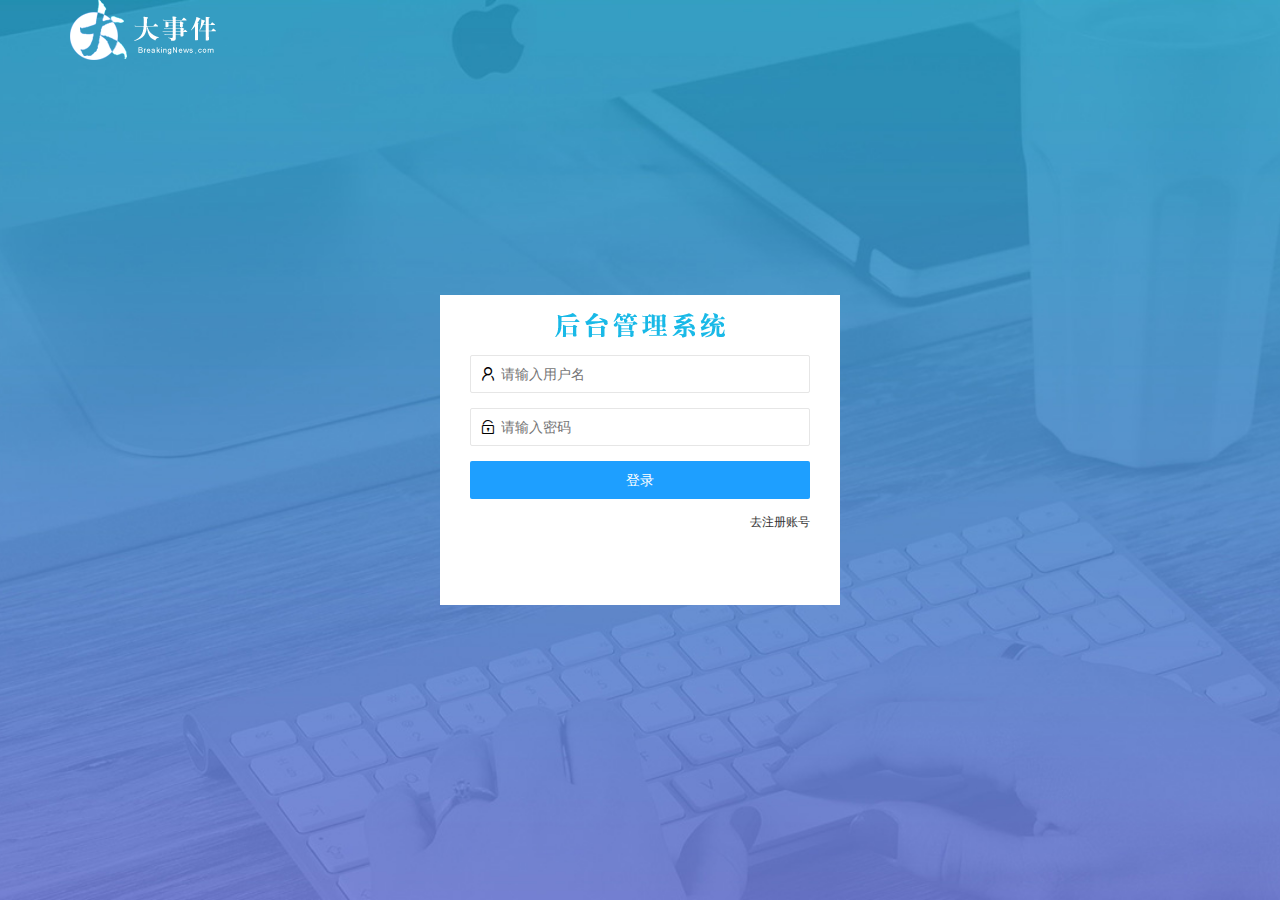
<file: login.html>
<!DOCTYPE html>
<html lang="en">

<head>
    <meta charset="UTF-8">
    <meta http-equiv="X-UA-Compatible" content="IE=edge">
    <meta name="viewport" content="width=device-width, initial-scale=1.0">
    <title>Document</title>
    <!-- 引入layui样式 -->
    <link rel="stylesheet" href="./assets/lib/layui/css/layui.css">
    <!-- 引入自己的login.css -->
    <link rel="stylesheet" href="./assets/css/login.css">
</head>

<body>
    <!-- 头部logo 区域 -->
    <div class="layui-main">
        <img src="./assets/images/logo.png" alt="">
    </div>
    <!-- 登录注册区域 -->
    <div class="loginAndRegBox">
        <div class="title-box"></div>
        <!-- 登录的div -->
        <div class="login-box">
            <!-- 登录的表单 -->
            <form class="layui-form" id="form_login">
                <!-- 用户名 -->
                <div class="layui-form-item">
                    <i class="layui-icon layui-icon-username"></i>
                    <input type="text" name="username" required lay-verify="required" placeholder="请输入用户名"
                        autocomplete="off" class="layui-input">
                </div>
                <!-- 密码 -->
                <div class="layui-form-item"><i class="layui-icon layui-icon-password"></i>
                    <input type="password" name="password" required lay-verify="required|pwd" placeholder="请输入密码"
                        autocomplete="off" class="layui-input">
                </div>

                <!-- 提交按钮和普通按钮的区别是多一个lay-submit 属性 -->
                <div class="layui-form-item">
                    <button class="layui-btn layui-btn-fluid layui-btn-normal" lay-submit>登录</button>
                </div>
                <div class="layui-form-item links">
                    <a href="javascript:;" id="link_reg">去注册账号</a>
                </div>

            </form>
        </div>
        <!-- 注册的div -->
        <div class="reg-box">
            <!-- 注册的表单 -->
            <form class="layui-form" id="form_reg">
                <!-- 用户名 -->
                <div class="layui-form-item">
                    <i class="layui-icon layui-icon-username"></i>
                    <input type="text" name="username" required lay-verify="required" placeholder="请输入用户名"
                        autocomplete="off" class="layui-input">
                </div>
                <!-- 密码 -->
                <div class="layui-form-item"><i class="layui-icon layui-icon-password"></i>
                    <input type="password" name="password" required lay-verify="required|pwd" placeholder="请输入密码"
                        autocomplete="off" class="layui-input">
                </div>
                <!-- 密码确认框框 -->
                <div class="layui-form-item"><i class="layui-icon layui-icon-password"></i>
                    <input type="password" name="repassword" required lay-verify="required|pwd|repwd"
                        placeholder="再次确认密码" autocomplete="off" class="layui-input">
                </div>

                <!-- 提交按钮和普通按钮的区别是多一个lay-submit 属性 -->
                <div class="layui-form-item">
                    <button class="layui-btn layui-btn-fluid layui-btn-normal" lay-submit>注册</button>
                </div>
                <div class="layui-form-item links">
                    <a href="javascript:;" id="link_login">去登录</a>
                </div>

            </form>

        </div>
    </div>
    <!--导入layUI。js -->
    <script src="./assets/lib/layui/layui.all.js"></script>
    <!-- 导入jq -->
    <script src="./assets/lib/jquery.js"></script>
    <!-- 导入baseAPI.js -->
    <script src="./assets/js/baseAPI.js"></script>
    <!-- 导入自己的login.js -->
    <script src="./assets/js/login.js"></script>


</body>

</html>
</file>
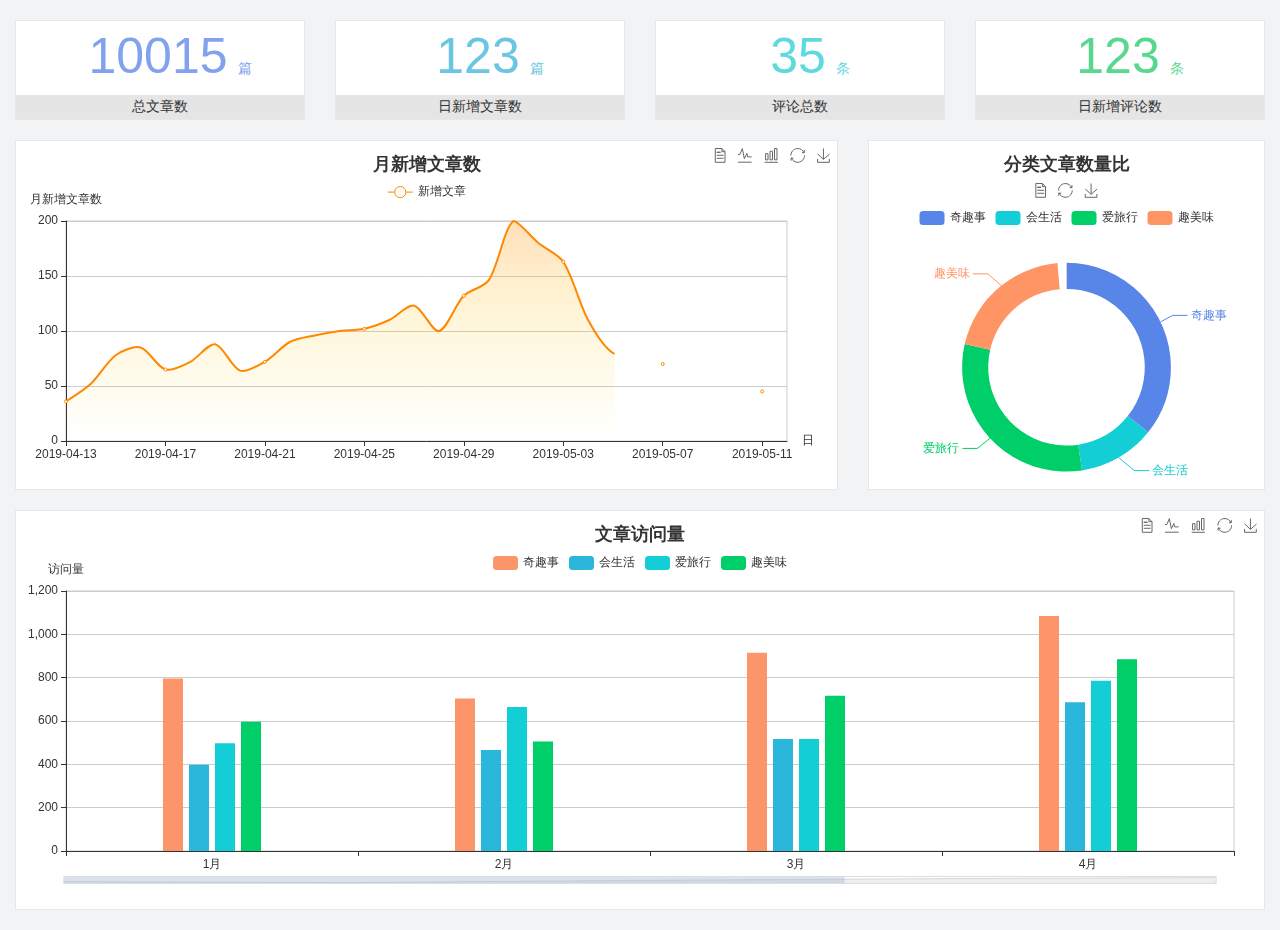
<file: home/dashboard.html>
<!DOCTYPE html>
<html lang="en">

<head>
  <meta charset="UTF-8">
  <meta name="viewport" content="width=device-width, initial-scale=1.0">
  <meta http-equiv="X-UA-Compatible" content="ie=edge">
  <title>图表统计</title>
  <link rel="stylesheet" href="../../assets/lib/bootstrap.css" />
  <link rel="stylesheet" href="../../assets/lib/main.css" />
  <script src="../../assets/lib/jquery.js"></script>
  <script type="text/javascript" src="../../assets/lib/echarts.min.js"></script>
</head>

<body>
  <div class="container-fluid">
    <div class="row spannel_list">
      <div class="col-sm-3 col-xs-6">
        <div class="spannel">
          <em>10015</em><span>篇</span>
          <b>总文章数</b>
        </div>
      </div>
      <div class="col-sm-3 col-xs-6">
        <div class="spannel scolor01">
          <em>123</em><span>篇</span>
          <b>日新增文章数</b>
        </div>
      </div>
      <div class="col-sm-3 col-xs-6">
        <div class="spannel scolor02">
          <em>35</em><span>条</span>
          <b>评论总数</b>
        </div>
      </div>
      <div class="col-sm-3 col-xs-6">
        <div class="spannel scolor03">
          <em>123</em><span>条</span>
          <b>日新增评论数</b>
        </div>
      </div>
    </div>
  </div>

  <div class="container-fluid">
    <div class="row curve-pie">
      <div class="col-lg-8 col-md-8">
        <div class="gragh_pannel" id="curve_show"></div>
      </div>
      <div class="col-lg-4 col-md-4">
        <div class="gragh_pannel" id="pie_show"></div>
      </div>
    </div>
  </div>

  <div class="container-fluid">
    <div class="column_pannel" id="column_show"></div>
  </div>

  <script>
    var oChart = echarts.init(document.getElementById('curve_show'));
    var aList_all = [
      { 'count': 36, 'date': '2019-04-13' },
      { 'count': 52, 'date': '2019-04-14' },
      { 'count': 78, 'date': '2019-04-15' },
      { 'count': 85, 'date': '2019-04-16' },
      { 'count': 65, 'date': '2019-04-17' },
      { 'count': 72, 'date': '2019-04-18' },
      { 'count': 88, 'date': '2019-04-19' },
      { 'count': 64, 'date': '2019-04-20' },
      { 'count': 72, 'date': '2019-04-21' },
      { 'count': 90, 'date': '2019-04-22' },
      { 'count': 96, 'date': '2019-04-23' },
      { 'count': 100, 'date': '2019-04-24' },
      { 'count': 102, 'date': '2019-04-25' },
      { 'count': 110, 'date': '2019-04-26' },
      { 'count': 123, 'date': '2019-04-27' },
      { 'count': 100, 'date': '2019-04-28' },
      { 'count': 132, 'date': '2019-04-29' },
      { 'count': 146, 'date': '2019-04-30' },
      { 'count': 200, 'date': '2019-05-01' },
      { 'count': 180, 'date': '2019-05-02' },
      { 'count': 163, 'date': '2019-05-03' },
      { 'count': 110, 'date': '2019-05-04' },
      { 'count': 80, 'date': '2019-05-05' },
      { 'count': 82, 'date': '2019-05-06' },
      { 'count': 70, 'date': '2019-05-07' },
      { 'count': 65, 'date': '2019-05-08' },
      { 'count': 54, 'date': '2019-05-09' },
      { 'count': 40, 'date': '2019-05-10' },
      { 'count': 45, 'date': '2019-05-11' },
      { 'count': 38, 'date': '2019-05-12' },
    ];

    let aCount = [];
    let aDate = [];

    for (var i = 0; i < aList_all.length; i++) {
      aCount.push(aList_all[i].count);
      aDate.push(aList_all[i].date);
    }

    var chartopt = {
      title: {
        text: '月新增文章数',
        left: 'center',
        top: '10'
      },
      tooltip: {
        trigger: 'axis'
      },
      legend: {
        data: ['新增文章'],
        top: '40'
      },
      toolbox: {
        show: true,
        feature: {
          mark: { show: true },
          dataView: { show: true, readOnly: false },
          magicType: { show: true, type: ['line', 'bar'] },
          restore: { show: true },
          saveAsImage: { show: true }
        }
      },
      calculable: true,
      xAxis: [
        {
          name: '日',
          type: 'category',
          boundaryGap: false,
          data: aDate
        }
      ],
      yAxis: [
        {
          name: '月新增文章数',
          type: 'value'
        }
      ],
      series: [
        {
          name: '新增文章',
          type: 'line',
          smooth: true,
          itemStyle: { normal: { areaStyle: { type: 'default' }, color: '#f80' }, lineStyle: { color: '#f80' } },
          data: aCount
        }],
      areaStyle: {
        normal: {
          color: new echarts.graphic.LinearGradient(0, 0, 0, 1, [{
            offset: 0,
            color: 'rgba(255,136,0,0.39)'
          }, {
            offset: .34,
            color: 'rgba(255,180,0,0.25)'
          }, {
            offset: 1,
            color: 'rgba(255,222,0,0.00)'
          }])

        }
      },
      grid: {
        show: true,
        x: 50,
        x2: 50,
        y: 80,
        height: 220
      }
    };

    oChart.setOption(chartopt);


    var oPie = echarts.init(document.getElementById('pie_show'));
    var oPieopt =
    {
      title: {
        top: 10,
        text: '分类文章数量比',
        x: 'center'
      },
      tooltip: {
        trigger: 'item',
        formatter: "{a} <br/>{b} : {c} ({d}%)"
      },
      color: ['#5885e8', '#13cfd5', '#00ce68', '#ff9565'],
      legend: {
        x: 'center',
        top: 65,
        data: ['奇趣事', '会生活', '爱旅行', '趣美味']
      },
      toolbox: {
        show: true,
        x: 'center',
        top: 35,
        feature: {
          mark: { show: true },
          dataView: { show: true, readOnly: false },
          magicType: {
            show: true,
            type: ['pie', 'funnel'],
            option: {
              funnel: {
                x: '25%',
                width: '50%',
                funnelAlign: 'left',
                max: 1548
              }
            }
          },
          restore: { show: true },
          saveAsImage: { show: true }
        }
      },
      calculable: true,
      series: [
        {
          name: '访问来源',
          type: 'pie',
          radius: ['45%', '60%'],
          center: ['50%', '65%'],
          data: [
            { value: 300, name: '奇趣事' },
            { value: 100, name: '会生活' },
            { value: 260, name: '爱旅行' },
            { value: 180, name: '趣美味' }
          ]
        }
      ]
    };
    oPie.setOption(oPieopt);



    var oColumn = this.echarts.init(document.getElementById('column_show'));
    var oColumnopt =
    {
      title: {
        text: '文章访问量',
        left: 'center',
        top: '10'
      },
      tooltip: {
        trigger: 'axis'
      },
      legend: {
        data: ['奇趣事', '会生活', '爱旅行', '趣美味'],
        top: '40'
      },
      toolbox: {
        show: true,
        feature: {
          mark: { show: true },
          dataView: { show: true, readOnly: false },
          magicType: { show: true, type: ['line', 'bar'] },
          restore: { show: true },
          saveAsImage: { show: true }
        }
      },
      calculable: true,
      xAxis: [
        {
          type: 'category',
          data: ['1月', '2月', '3月', '4月', '5月']
        }
      ],
      yAxis: [
        {
          name: '访问量',
          type: 'value'
        }
      ],
      series: [
        {
          name: '奇趣事',
          type: 'bar',
          barWidth: 20,
          itemStyle: {
            normal: { areaStyle: { type: 'default' }, color: '#fd956a' }
          },
          data: [800, 708, 920, 1090, 1200]
        },
        {
          name: '会生活',
          type: 'bar',
          barWidth: 20,
          itemStyle: {
            normal: { areaStyle: { type: 'default' }, color: '#2bb6db' }
          },
          data: [400, 468, 520, 690, 800]
        },
        {
          name: '爱旅行',
          type: 'bar',
          barWidth: 20,
          itemStyle: {
            normal: { areaStyle: { type: 'default' }, color: '#13cfd5' }
          },
          data: [500, 668, 520, 790, 900]
        },
        {
          name: '趣美味',
          type: 'bar',
          barWidth: 20,
          itemStyle: {
            normal: { areaStyle: { type: 'default' }, color: '#00ce68' }
          },
          data: [600, 508, 720, 890, 1000]
        }
      ],
      grid: {
        show: true,
        x: 50,
        x2: 30,
        y: 80,
        height: 260
      },
      dataZoom: [//给x轴设置滚动条
        {
          start: 0,//默认为0
          end: 100 - 1000 / 31,//默认为100
          type: 'slider',
          show: true,
          xAxisIndex: [0],
          handleSize: 0,//滑动条的 左右2个滑动条的大小
          height: 8,//组件高度
          left: 45, //左边的距离
          right: 50,//右边的距离
          bottom: 26,//右边的距离
          handleColor: '#ddd',//h滑动图标的颜色
          handleStyle: {
            borderColor: "#cacaca",
            borderWidth: "1",
            shadowBlur: 2,
            background: "#ddd",
            shadowColor: "#ddd",
          }
        }]
    };
    oColumn.setOption(oColumnopt);
  </script>
</body>

</html>
</file>
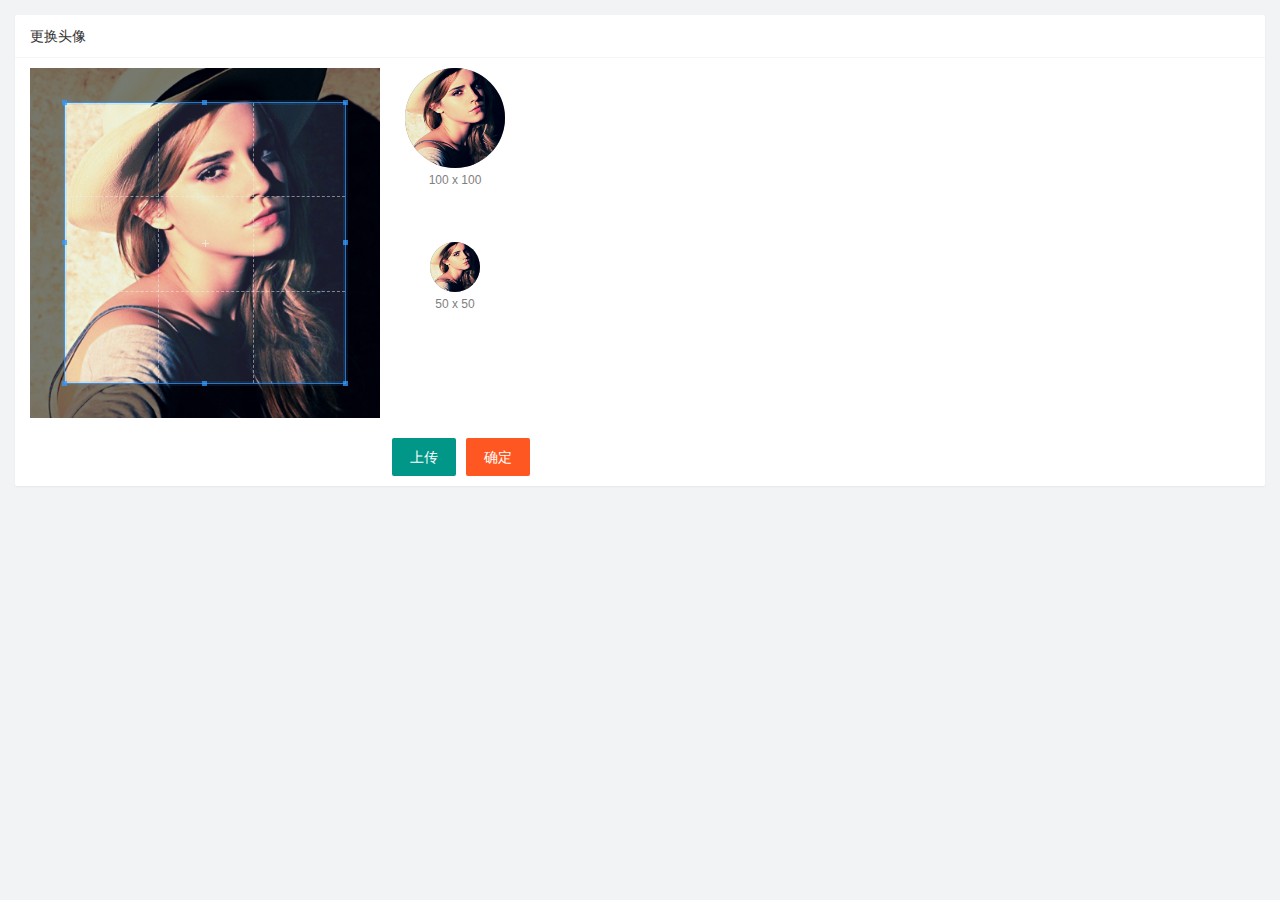
<file: user/user_avatar.html>
<!DOCTYPE html>
<html lang="en">

<head>
    <meta charset="UTF-8">
    <meta http-equiv="X-UA-Compatible" content="IE=edge">
    <meta name="viewport" content="width=device-width, initial-scale=1.0">
    <title>更换头像</title>
    <link rel="stylesheet" href="/assets/lib/layui/css/layui.css">
    <link rel="stylesheet" href="/assets/lib/cropper/cropper.css" />
    <link rel="stylesheet" href="/assets/css/user/user_avatar.css">
</head>

<body>
    <!-- 卡片区域 -->
    <div class="layui-card">
        <div class="layui-card-header">更换头像</div>
        <div class="layui-card-body">
            <!-- 第一行的图片裁剪和预览区域 -->
            <div class="row1">
                <!-- 图片裁剪区域 -->
                <div class="cropper-box">
                    <!-- 这个 img 标签很重要，将来会把它初始化为裁剪区域 -->
                    <img id="image" src="/assets/images/sample.jpg" />
                </div>
                <!-- 图片的预览区域 -->
                <div class="preview-box">
                    <div>
                        <!-- 宽高为 100px 的预览区域 -->
                        <div class="img-preview w100"></div>
                        <p class="size">100 x 100</p>
                    </div>
                    <div>
                        <!-- 宽高为 50px 的预览区域 -->
                        <div class="img-preview w50"></div>
                        <p class="size">50 x 50</p>
                    </div>
                </div>
            </div>

            <!-- 第二行的按钮区域 -->
            <div class="row2">
                <!-- 通过accept属性，可以指定允许用户选择什么类型的文件 -->
                <input type="file" id="file" accept="image/png,image/jpeg">
                <button type="button" class="layui-btn" id="btnChooseImage">上传</button>
                <button type="button" class="layui-btn layui-btn-danger" id="btnUpload">确定</button>
            </div>
        </div>
    </div>
    <script src="/assets/lib/layui/layui.all.js"></script>
    <script src="/assets/lib/jquery.js"></script>
    <script src="/assets/lib/cropper/Cropper.js"></script>
    <script src="/assets/lib/cropper/jquery-cropper.js"></script>
    <script src="/assets/js/baseAPI.js"></script>
    <script src="/assets/js/user/user_avatar.js"></script>
</body>

</html>
</file>
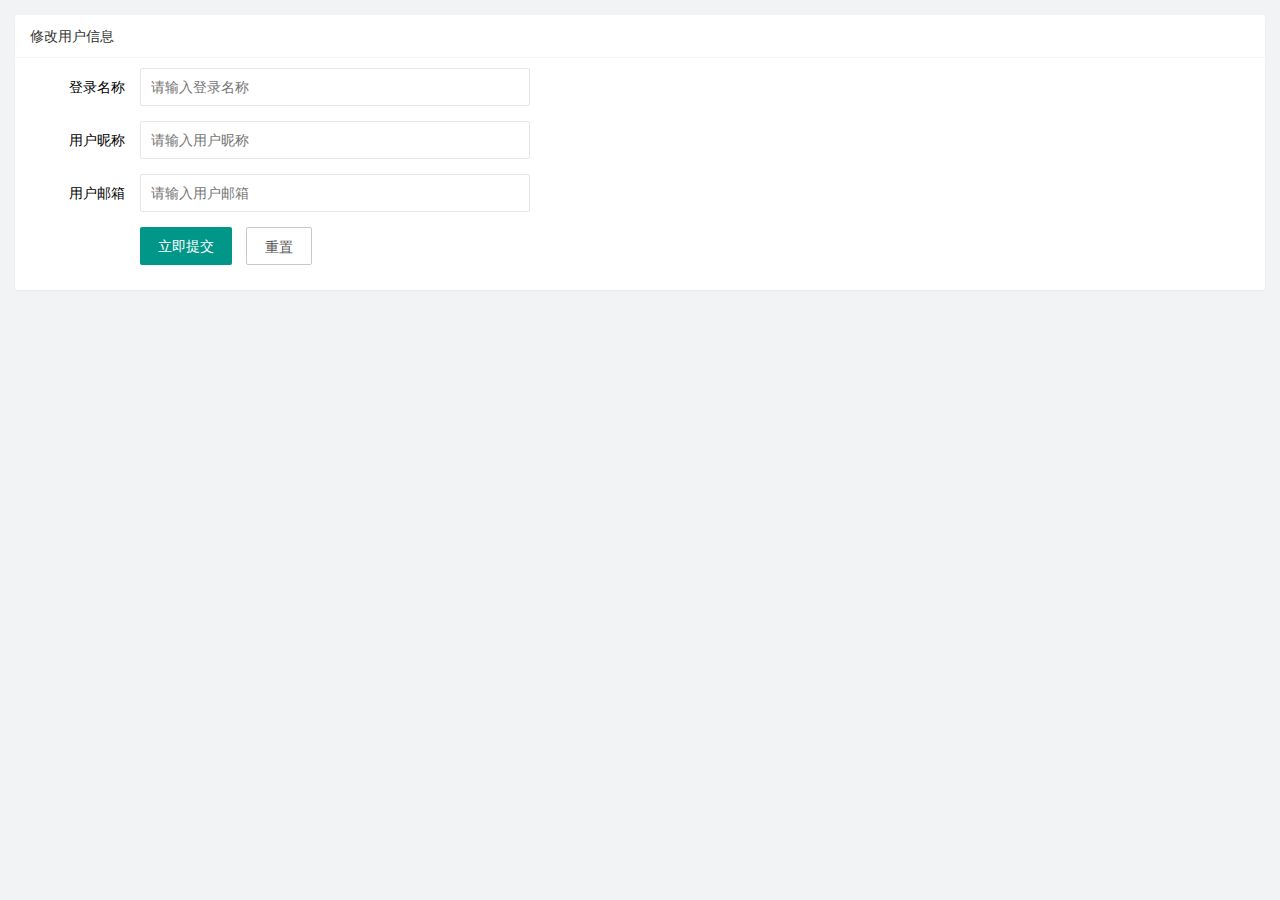
<file: user/user_info.html>
<!DOCTYPE html>
<html lang="en">

<head>
    <meta charset="UTF-8">
    <meta http-equiv="X-UA-Compatible" content="IE=edge">
    <meta name="viewport" content="width=device-width, initial-scale=1.0">
    <title>Document</title>
    <!-- 导入layui样式 -->
    <link rel="stylesheet" href="/assets/lib/layui/css/layui.css">
    <!-- 导入自己的css样式 -->
    <link rel="stylesheet" href="/assets/css/user/user_info.css">
</head>

<body>
    <!-- 卡片区域 -->
    <div class="layui-card">
        <div class="layui-card-header">修改用户信息</div>
        <div class="layui-card-body">
            <!-- form表单区域-->
            <form class="layui-form" lay-filter="formUserInfo">
                <!-- 隐藏域 type="hidden"-->
                <input type="hidden" name="id" value="">
                <div class="layui-form-item">
                    <label class="layui-form-label">登录名称</label>
                    <div class="layui-input-block">
                        <input type="text" name="username" required lay-verify="required" placeholder="请输入登录名称"
                            autocomplete="off" class="layui-input">
                    </div>
                </div>
                <div class="layui-form-item">
                    <label class="layui-form-label">用户昵称</label>
                    <div class="layui-input-block">
                        <input type="text" name="nickname" required lay-verify="required|nickname" placeholder="请输入用户昵称"
                            autocomplete="off" class="layui-input">
                    </div>
                </div>
                <div class="layui-form-item">
                    <label class="layui-form-label">用户邮箱</label>
                    <div class="layui-input-block">
                        <input type="text" name="email" required lay-verify="required|email" placeholder="请输入用户邮箱"
                            autocomplete="off" class="layui-input">
                    </div>
                </div>
                <div class="layui-form-item">
                    <div class="layui-input-block">
                        <button class="layui-btn" lay-submit lay-filter="formDemo">立即提交</button>
                        <button type="reset" class="layui-btn layui-btn-primary" id="btnReset">重置</button>
                    </div>
                </div>

            </form>
        </div>
    </div>
    <!-- 导入layui 的js -->
    <script src="/assets/lib/layui/layui.all.js"></script>
    <!-- 导入jq -->
    <script src="/assets/lib/jquery.js"></script>
    <!-- 导入baseAPI -->
    <script src="/assets/js/baseAPI.js"></script>
    <!-- 导入自己js -->
    <script src="/assets/js/user/user_info.js"></script>
</body>

</html>
</file>
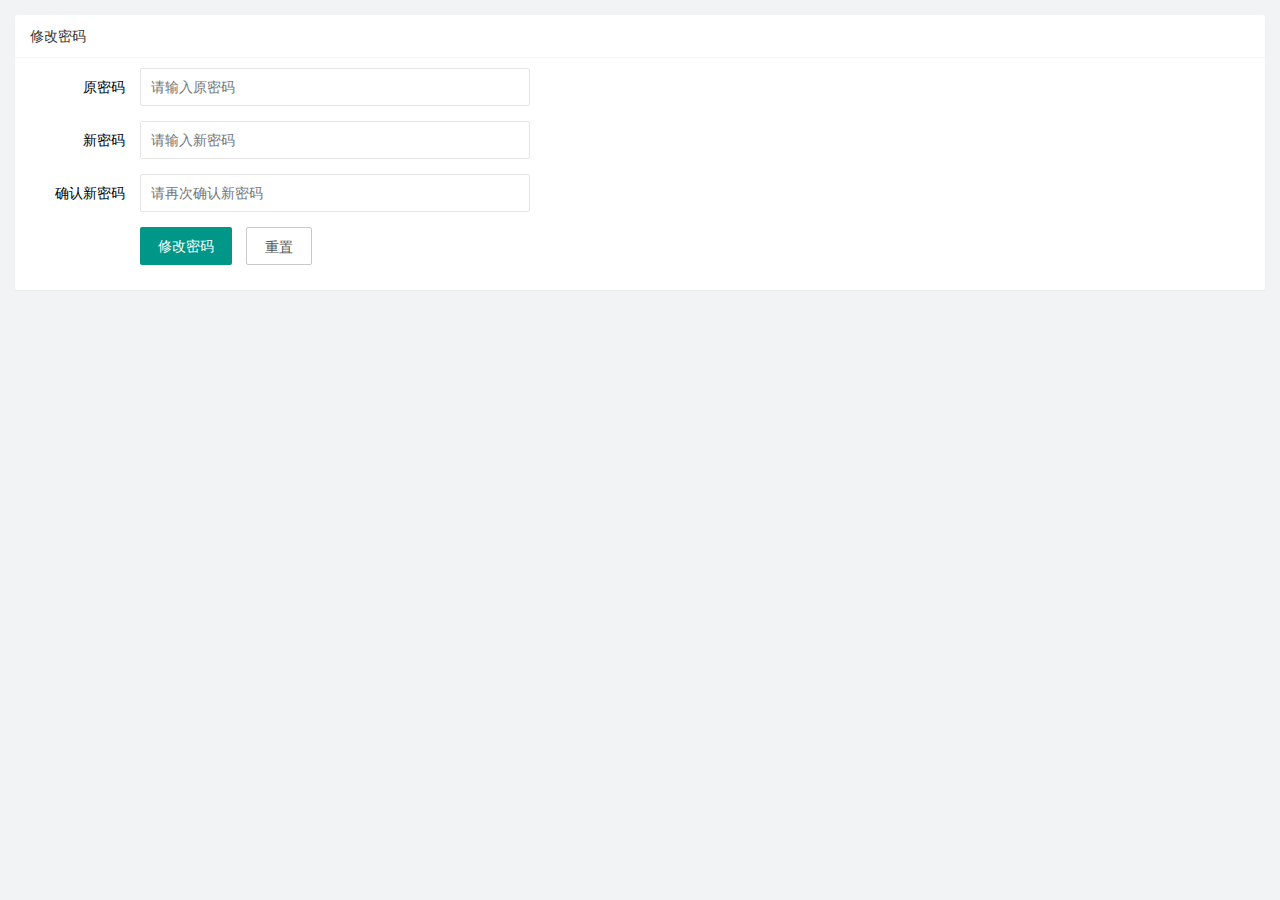
<file: user/user_pwd.html>
<!DOCTYPE html>
<html lang="en">

<head>
    <meta charset="UTF-8">
    <meta http-equiv="X-UA-Compatible" content="IE=edge">
    <meta name="viewport" content="width=device-width, initial-scale=1.0">
    <title>重置密码</title>
    <link rel="stylesheet" href="/assets/lib/layui/css/layui.css">
    <link rel="stylesheet" href="/assets/css/user/user_pwd.css">
</head>

<body>
    <!-- 卡片区域 -->
    <div class="layui-card">
        <div class="layui-card-header">修改密码</div>
        <div class="layui-card-body">
            <form class="layui-form">
                <div class="layui-form-item">
                    <label class="layui-form-label">原密码</label>
                    <div class="layui-input-block">
                        <input type="password" name="oldPwd" required lay-verify="required|pwd" placeholder="请输入原密码 "
                            autocomplete="off" class="layui-input">
                    </div>
                </div>
                <div class="layui-form-item">
                    <label class="layui-form-label">新密码</label>
                    <div class="layui-input-block">
                        <input type="password" name="newPwd" required lay-verify="required|pwd|samePwd"
                            placeholder="请输入新密码" autocomplete="off" class="layui-input">
                    </div>
                </div>
                <div class="layui-form-item">
                    <label class="layui-form-label">确认新密码</label>
                    <div class="layui-input-block">
                        <input type="password" name="rePwd" required lay-verify="required|pwd|rePwd"
                            placeholder="请再次确认新密码" autocomplete="off" class="layui-input">
                    </div>
                </div>
                <div class="layui-form-item">
                    <div class="layui-input-block">
                        <button class="layui-btn" lay-submit lay-filter="formDemo">修改密码</button>
                        <button type="reset" class="layui-btn layui-btn-primary" id="btnReset">重置</button>
                    </div>
                </div>
            </form>
        </div>
    </div>

    <script src="/assets/lib/layui/layui.all.js"></script>
    <script src="/assets/lib/jquery.js"></script>
    <script src="/assets/js/baseAPI.js"></script>
    <script src="/assets/js/user/user_pwd.js"></script>
</body>

</html>
</file>
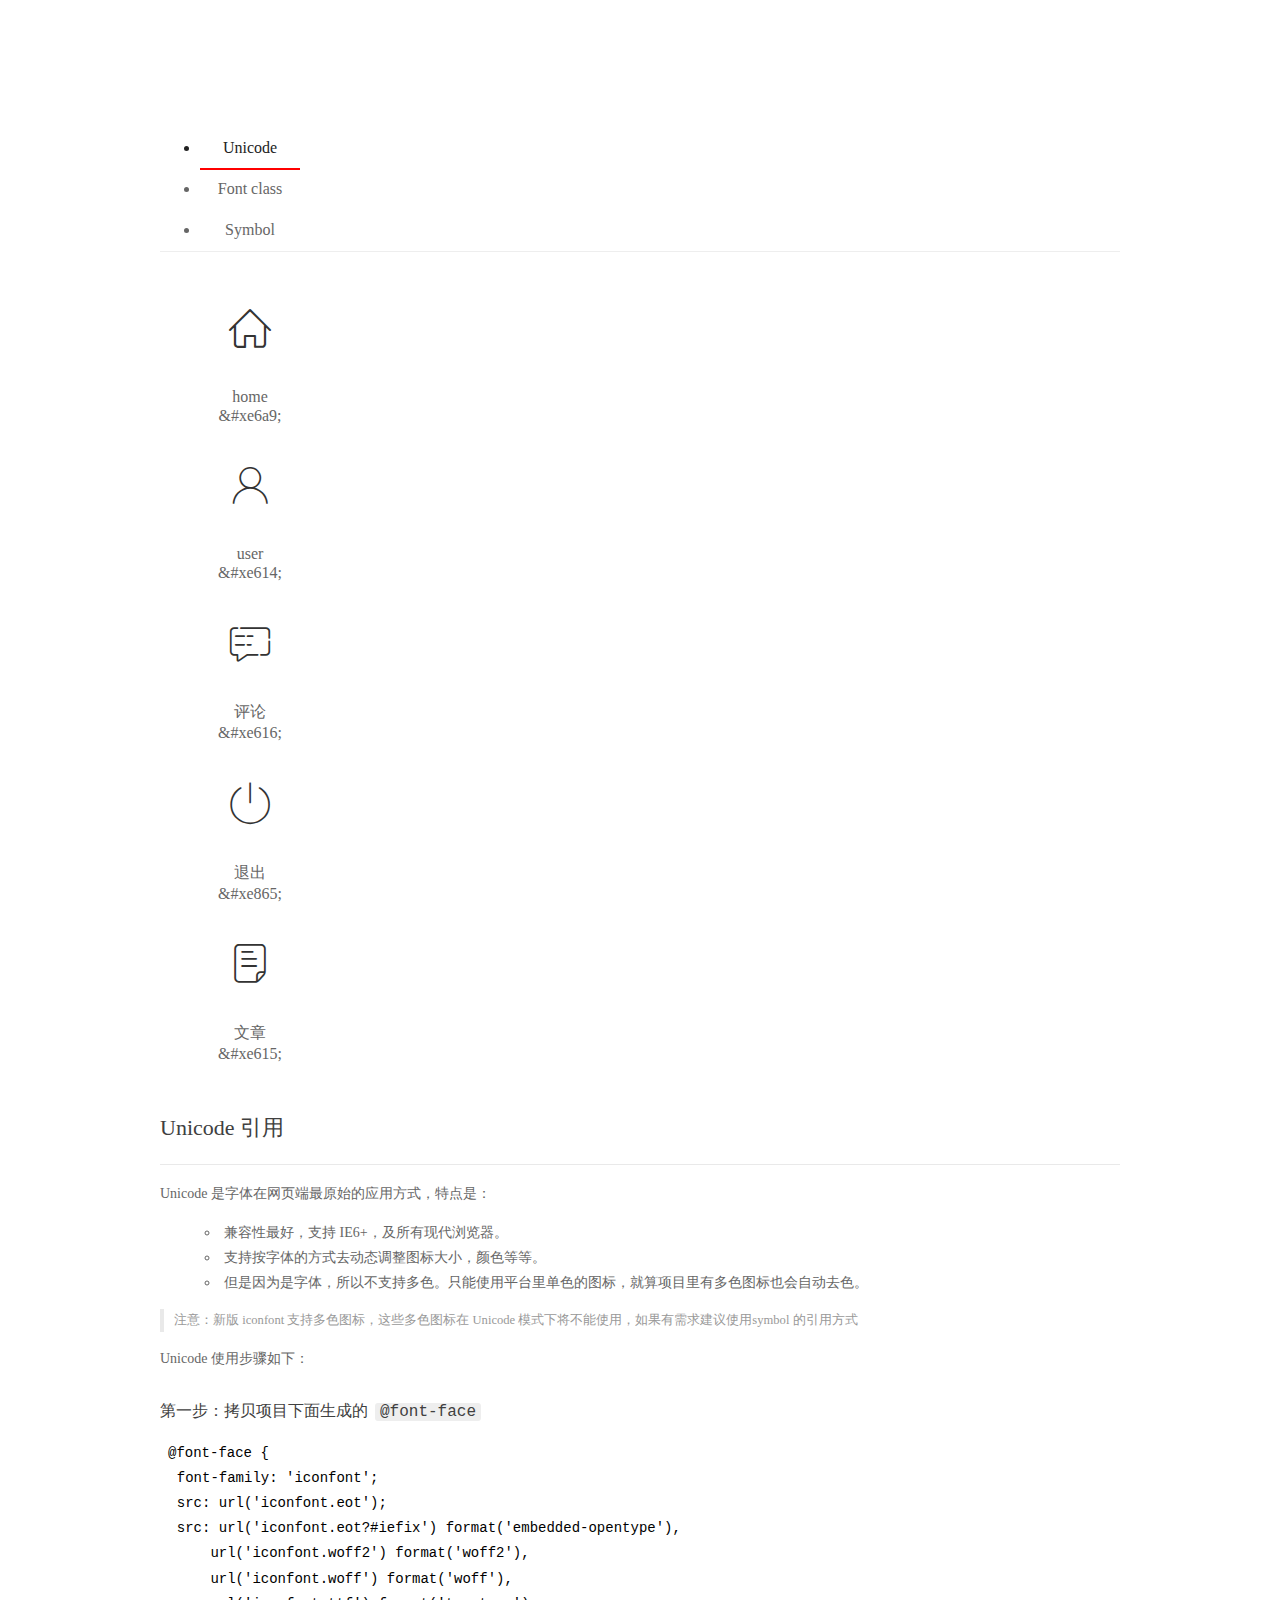
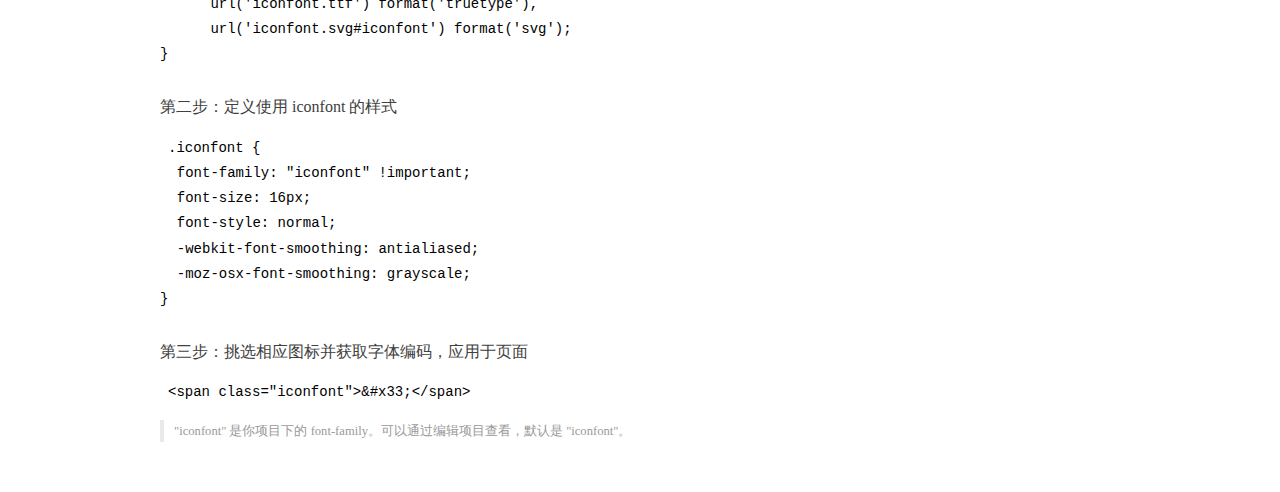
<file: assets/fonts/demo_index.html>
<!DOCTYPE html>
<html>
<head>
  <meta charset="utf-8"/>
  <title>IconFont Demo</title>
  <link rel="shortcut icon" href="https://gtms04.alicdn.com/tps/i4/TB1_oz6GVXXXXaFXpXXJDFnIXXX-64-64.ico" type="image/x-icon"/>
  <link rel="stylesheet" href="https://g.alicdn.com/thx/cube/1.3.2/cube.min.css">
  <link rel="stylesheet" href="demo.css">
  <link rel="stylesheet" href="iconfont.css">
  <script src="iconfont.js"></script>
  <!-- jQuery -->
  <script src="https://a1.alicdn.com/oss/uploads/2018/12/26/7bfddb60-08e8-11e9-9b04-53e73bb6408b.js"></script>
  <!-- 代码高亮 -->
  <script src="https://a1.alicdn.com/oss/uploads/2018/12/26/a3f714d0-08e6-11e9-8a15-ebf944d7534c.js"></script>
</head>
<body>
  <div class="main">
    <h1 class="logo"><a href="https://www.iconfont.cn/" title="iconfont 首页" target="_blank">&#xe86b;</a></h1>
    <div class="nav-tabs">
      <ul id="tabs" class="dib-box">
        <li class="dib active"><span>Unicode</span></li>
        <li class="dib"><span>Font class</span></li>
        <li class="dib"><span>Symbol</span></li>
      </ul>
      
    </div>
    <div class="tab-container">
      <div class="content unicode" style="display: block;">
          <ul class="icon_lists dib-box">
          
            <li class="dib">
              <span class="icon iconfont">&#xe6a9;</span>
                <div class="name">home</div>
                <div class="code-name">&amp;#xe6a9;</div>
              </li>
          
            <li class="dib">
              <span class="icon iconfont">&#xe614;</span>
                <div class="name">user</div>
                <div class="code-name">&amp;#xe614;</div>
              </li>
          
            <li class="dib">
              <span class="icon iconfont">&#xe616;</span>
                <div class="name">评论</div>
                <div class="code-name">&amp;#xe616;</div>
              </li>
          
            <li class="dib">
              <span class="icon iconfont">&#xe865;</span>
                <div class="name">退出</div>
                <div class="code-name">&amp;#xe865;</div>
              </li>
          
            <li class="dib">
              <span class="icon iconfont">&#xe615;</span>
                <div class="name">文章</div>
                <div class="code-name">&amp;#xe615;</div>
              </li>
          
          </ul>
          <div class="article markdown">
          <h2 id="unicode-">Unicode 引用</h2>
          <hr>

          <p>Unicode 是字体在网页端最原始的应用方式，特点是：</p>
          <ul>
            <li>兼容性最好，支持 IE6+，及所有现代浏览器。</li>
            <li>支持按字体的方式去动态调整图标大小，颜色等等。</li>
            <li>但是因为是字体，所以不支持多色。只能使用平台里单色的图标，就算项目里有多色图标也会自动去色。</li>
          </ul>
          <blockquote>
            <p>注意：新版 iconfont 支持多色图标，这些多色图标在 Unicode 模式下将不能使用，如果有需求建议使用symbol 的引用方式</p>
          </blockquote>
          <p>Unicode 使用步骤如下：</p>
          <h3 id="-font-face">第一步：拷贝项目下面生成的 <code>@font-face</code></h3>
<pre><code class="language-css"
>@font-face {
  font-family: 'iconfont';
  src: url('iconfont.eot');
  src: url('iconfont.eot?#iefix') format('embedded-opentype'),
      url('iconfont.woff2') format('woff2'),
      url('iconfont.woff') format('woff'),
      url('iconfont.ttf') format('truetype'),
      url('iconfont.svg#iconfont') format('svg');
}
</code></pre>
          <h3 id="-iconfont-">第二步：定义使用 iconfont 的样式</h3>
<pre><code class="language-css"
>.iconfont {
  font-family: "iconfont" !important;
  font-size: 16px;
  font-style: normal;
  -webkit-font-smoothing: antialiased;
  -moz-osx-font-smoothing: grayscale;
}
</code></pre>
          <h3 id="-">第三步：挑选相应图标并获取字体编码，应用于页面</h3>
<pre>
<code class="language-html"
>&lt;span class="iconfont"&gt;&amp;#x33;&lt;/span&gt;
</code></pre>
          <blockquote>
            <p>"iconfont" 是你项目下的 font-family。可以通过编辑项目查看，默认是 "iconfont"。</p>
          </blockquote>
          </div>
      </div>
      <div class="content font-class">
        <ul class="icon_lists dib-box">
          
          <li class="dib">
            <span class="icon iconfont icon-home"></span>
            <div class="name">
              home
            </div>
            <div class="code-name">.icon-home
            </div>
          </li>
          
          <li class="dib">
            <span class="icon iconfont icon-user"></span>
            <div class="name">
              user
            </div>
            <div class="code-name">.icon-user
            </div>
          </li>
          
          <li class="dib">
            <span class="icon iconfont icon-pinglun"></span>
            <div class="name">
              评论
            </div>
            <div class="code-name">.icon-pinglun
            </div>
          </li>
          
          <li class="dib">
            <span class="icon iconfont icon-tuichu"></span>
            <div class="name">
              退出
            </div>
            <div class="code-name">.icon-tuichu
            </div>
          </li>
          
          <li class="dib">
            <span class="icon iconfont icon-16"></span>
            <div class="name">
              文章
            </div>
            <div class="code-name">.icon-16
            </div>
          </li>
          
        </ul>
        <div class="article markdown">
        <h2 id="font-class-">font-class 引用</h2>
        <hr>

        <p>font-class 是 Unicode 使用方式的一种变种，主要是解决 Unicode 书写不直观，语意不明确的问题。</p>
        <p>与 Unicode 使用方式相比，具有如下特点：</p>
        <ul>
          <li>兼容性良好，支持 IE8+，及所有现代浏览器。</li>
          <li>相比于 Unicode 语意明确，书写更直观。可以很容易分辨这个 icon 是什么。</li>
          <li>因为使用 class 来定义图标，所以当要替换图标时，只需要修改 class 里面的 Unicode 引用。</li>
          <li>不过因为本质上还是使用的字体，所以多色图标还是不支持的。</li>
        </ul>
        <p>使用步骤如下：</p>
        <h3 id="-fontclass-">第一步：引入项目下面生成的 fontclass 代码：</h3>
<pre><code class="language-html">&lt;link rel="stylesheet" href="./iconfont.css"&gt;
</code></pre>
        <h3 id="-">第二步：挑选相应图标并获取类名，应用于页面：</h3>
<pre><code class="language-html">&lt;span class="iconfont icon-xxx"&gt;&lt;/span&gt;
</code></pre>
        <blockquote>
          <p>"
            iconfont" 是你项目下的 font-family。可以通过编辑项目查看，默认是 "iconfont"。</p>
        </blockquote>
      </div>
      </div>
      <div class="content symbol">
          <ul class="icon_lists dib-box">
          
            <li class="dib">
                <svg class="icon svg-icon" aria-hidden="true">
                  <use xlink:href="#icon-home"></use>
                </svg>
                <div class="name">home</div>
                <div class="code-name">#icon-home</div>
            </li>
          
            <li class="dib">
                <svg class="icon svg-icon" aria-hidden="true">
                  <use xlink:href="#icon-user"></use>
                </svg>
                <div class="name">user</div>
                <div class="code-name">#icon-user</div>
            </li>
          
            <li class="dib">
                <svg class="icon svg-icon" aria-hidden="true">
                  <use xlink:href="#icon-pinglun"></use>
                </svg>
                <div class="name">评论</div>
                <div class="code-name">#icon-pinglun</div>
            </li>
          
            <li class="dib">
                <svg class="icon svg-icon" aria-hidden="true">
                  <use xlink:href="#icon-tuichu"></use>
                </svg>
                <div class="name">退出</div>
                <div class="code-name">#icon-tuichu</div>
            </li>
          
            <li class="dib">
                <svg class="icon svg-icon" aria-hidden="true">
                  <use xlink:href="#icon-16"></use>
                </svg>
                <div class="name">文章</div>
                <div class="code-name">#icon-16</div>
            </li>
          
          </ul>
          <div class="article markdown">
          <h2 id="symbol-">Symbol 引用</h2>
          <hr>

          <p>这是一种全新的使用方式，应该说这才是未来的主流，也是平台目前推荐的用法。相关介绍可以参考这篇<a href="">文章</a>
            这种用法其实是做了一个 SVG 的集合，与另外两种相比具有如下特点：</p>
          <ul>
            <li>支持多色图标了，不再受单色限制。</li>
            <li>通过一些技巧，支持像字体那样，通过 <code>font-size</code>, <code>color</code> 来调整样式。</li>
            <li>兼容性较差，支持 IE9+，及现代浏览器。</li>
            <li>浏览器渲染 SVG 的性能一般，还不如 png。</li>
          </ul>
          <p>使用步骤如下：</p>
          <h3 id="-symbol-">第一步：引入项目下面生成的 symbol 代码：</h3>
<pre><code class="language-html">&lt;script src="./iconfont.js"&gt;&lt;/script&gt;
</code></pre>
          <h3 id="-css-">第二步：加入通用 CSS 代码（引入一次就行）：</h3>
<pre><code class="language-html">&lt;style&gt;
.icon {
  width: 1em;
  height: 1em;
  vertical-align: -0.15em;
  fill: currentColor;
  overflow: hidden;
}
&lt;/style&gt;
</code></pre>
          <h3 id="-">第三步：挑选相应图标并获取类名，应用于页面：</h3>
<pre><code class="language-html">&lt;svg class="icon" aria-hidden="true"&gt;
  &lt;use xlink:href="#icon-xxx"&gt;&lt;/use&gt;
&lt;/svg&gt;
</code></pre>
          </div>
      </div>

    </div>
  </div>
  <script>
  $(document).ready(function () {
      $('.tab-container .content:first').show()

      $('#tabs li').click(function (e) {
        var tabContent = $('.tab-container .content')
        var index = $(this).index()

        if ($(this).hasClass('active')) {
          return
        } else {
          $('#tabs li').removeClass('active')
          $(this).addClass('active')

          tabContent.hide().eq(index).fadeIn()
        }
      })
    })
  </script>
</body>
</html>
</file>
<file: assets/lib/layui/css/layui.css>
/** layui-v2.5.5 MIT License By https://www.layui.com */
 .layui-inline,img{display:inline-block;vertical-align:middle}h1,h2,h3,h4,h5,h6{font-weight:400}.layui-edge,.layui-header,.layui-inline,.layui-main{position:relative}.layui-body,.layui-edge,.layui-elip{overflow:hidden}.layui-btn,.layui-edge,.layui-inline,img{vertical-align:middle}.layui-btn,.layui-disabled,.layui-icon,.layui-unselect{-moz-user-select:none;-webkit-user-select:none;-ms-user-select:none}.layui-elip,.layui-form-checkbox span,.layui-form-pane .layui-form-label{text-overflow:ellipsis;white-space:nowrap}.layui-breadcrumb,.layui-tree-btnGroup{visibility:hidden}blockquote,body,button,dd,div,dl,dt,form,h1,h2,h3,h4,h5,h6,input,li,ol,p,pre,td,textarea,th,ul{margin:0;padding:0;-webkit-tap-highlight-color:rgba(0,0,0,0)}a:active,a:hover{outline:0}img{border:none}li{list-style:none}table{border-collapse:collapse;border-spacing:0}h4,h5,h6{font-size:100%}button,input,optgroup,option,select,textarea{font-family:inherit;font-size:inherit;font-style:inherit;font-weight:inherit;outline:0}pre{white-space:pre-wrap;white-space:-moz-pre-wrap;white-space:-pre-wrap;white-space:-o-pre-wrap;word-wrap:break-word}body{line-height:24px;font:14px Helvetica Neue,Helvetica,PingFang SC,Tahoma,Arial,sans-serif}hr{height:1px;margin:10px 0;border:0;clear:both}a{color:#333;text-decoration:none}a:hover{color:#777}a cite{font-style:normal;*cursor:pointer}.layui-border-box,.layui-border-box *{box-sizing:border-box}.layui-box,.layui-box *{box-sizing:content-box}.layui-clear{clear:both;*zoom:1}.layui-clear:after{content:'\20';clear:both;*zoom:1;display:block;height:0}.layui-inline{*display:inline;*zoom:1}.layui-edge{display:inline-block;width:0;height:0;border-width:6px;border-style:dashed;border-color:transparent}.layui-edge-top{top:-4px;border-bottom-color:#999;border-bottom-style:solid}.layui-edge-right{border-left-color:#999;border-left-style:solid}.layui-edge-bottom{top:2px;border-top-color:#999;border-top-style:solid}.layui-edge-left{border-right-color:#999;border-right-style:solid}.layui-disabled,.layui-disabled:hover{color:#d2d2d2!important;cursor:not-allowed!important}.layui-circle{border-radius:100%}.layui-show{display:block!important}.layui-hide{display:none!important}@font-face{font-family:layui-icon;src:url(../font/iconfont.eot?v=250);src:url(../font/iconfont.eot?v=250#iefix) format('embedded-opentype'),url(../font/iconfont.woff2?v=250) format('woff2'),url(../font/iconfont.woff?v=250) format('woff'),url(../font/iconfont.ttf?v=250) format('truetype'),url(../font/iconfont.svg?v=250#layui-icon) format('svg')}.layui-icon{font-family:layui-icon!important;font-size:16px;font-style:normal;-webkit-font-smoothing:antialiased;-moz-osx-font-smoothing:grayscale}.layui-icon-reply-fill:before{content:"\e611"}.layui-icon-set-fill:before{content:"\e614"}.layui-icon-menu-fill:before{content:"\e60f"}.layui-icon-search:before{content:"\e615"}.layui-icon-share:before{content:"\e641"}.layui-icon-set-sm:before{content:"\e620"}.layui-icon-engine:before{content:"\e628"}.layui-icon-close:before{content:"\1006"}.layui-icon-close-fill:before{content:"\1007"}.layui-icon-chart-screen:before{content:"\e629"}.layui-icon-star:before{content:"\e600"}.layui-icon-circle-dot:before{content:"\e617"}.layui-icon-chat:before{content:"\e606"}.layui-icon-release:before{content:"\e609"}.layui-icon-list:before{content:"\e60a"}.layui-icon-chart:before{content:"\e62c"}.layui-icon-ok-circle:before{content:"\1005"}.layui-icon-layim-theme:before{content:"\e61b"}.layui-icon-table:before{content:"\e62d"}.layui-icon-right:before{content:"\e602"}.layui-icon-left:before{content:"\e603"}.layui-icon-cart-simple:before{content:"\e698"}.layui-icon-face-cry:before{content:"\e69c"}.layui-icon-face-smile:before{content:"\e6af"}.layui-icon-survey:before{content:"\e6b2"}.layui-icon-tree:before{content:"\e62e"}.layui-icon-upload-circle:before{content:"\e62f"}.layui-icon-add-circle:before{content:"\e61f"}.layui-icon-download-circle:before{content:"\e601"}.layui-icon-templeate-1:before{content:"\e630"}.layui-icon-util:before{content:"\e631"}.layui-icon-face-surprised:before{content:"\e664"}.layui-icon-edit:before{content:"\e642"}.layui-icon-speaker:before{content:"\e645"}.layui-icon-down:before{content:"\e61a"}.layui-icon-file:before{content:"\e621"}.layui-icon-layouts:before{content:"\e632"}.layui-icon-rate-half:before{content:"\e6c9"}.layui-icon-add-circle-fine:before{content:"\e608"}.layui-icon-prev-circle:before{content:"\e633"}.layui-icon-read:before{content:"\e705"}.layui-icon-404:before{content:"\e61c"}.layui-icon-carousel:before{content:"\e634"}.layui-icon-help:before{content:"\e607"}.layui-icon-code-circle:before{content:"\e635"}.layui-icon-water:before{content:"\e636"}.layui-icon-username:before{content:"\e66f"}.layui-icon-find-fill:before{content:"\e670"}.layui-icon-about:before{content:"\e60b"}.layui-icon-location:before{content:"\e715"}.layui-icon-up:before{content:"\e619"}.layui-icon-pause:before{content:"\e651"}.layui-icon-date:before{content:"\e637"}.layui-icon-layim-uploadfile:before{content:"\e61d"}.layui-icon-delete:before{content:"\e640"}.layui-icon-play:before{content:"\e652"}.layui-icon-top:before{content:"\e604"}.layui-icon-friends:before{content:"\e612"}.layui-icon-refresh-3:before{content:"\e9aa"}.layui-icon-ok:before{content:"\e605"}.layui-icon-layer:before{content:"\e638"}.layui-icon-face-smile-fine:before{content:"\e60c"}.layui-icon-dollar:before{content:"\e659"}.layui-icon-group:before{content:"\e613"}.layui-icon-layim-download:before{content:"\e61e"}.layui-icon-picture-fine:before{content:"\e60d"}.layui-icon-link:before{content:"\e64c"}.layui-icon-diamond:before{content:"\e735"}.layui-icon-log:before{content:"\e60e"}.layui-icon-rate-solid:before{content:"\e67a"}.layui-icon-fonts-del:before{content:"\e64f"}.layui-icon-unlink:before{content:"\e64d"}.layui-icon-fonts-clear:before{content:"\e639"}.layui-icon-triangle-r:before{content:"\e623"}.layui-icon-circle:before{content:"\e63f"}.layui-icon-radio:before{content:"\e643"}.layui-icon-align-center:before{content:"\e647"}.layui-icon-align-right:before{content:"\e648"}.layui-icon-align-left:before{content:"\e649"}.layui-icon-loading-1:before{content:"\e63e"}.layui-icon-return:before{content:"\e65c"}.layui-icon-fonts-strong:before{content:"\e62b"}.layui-icon-upload:before{content:"\e67c"}.layui-icon-dialogue:before{content:"\e63a"}.layui-icon-video:before{content:"\e6ed"}.layui-icon-headset:before{content:"\e6fc"}.layui-icon-cellphone-fine:before{content:"\e63b"}.layui-icon-add-1:before{content:"\e654"}.layui-icon-face-smile-b:before{content:"\e650"}.layui-icon-fonts-html:before{content:"\e64b"}.layui-icon-form:before{content:"\e63c"}.layui-icon-cart:before{content:"\e657"}.layui-icon-camera-fill:before{content:"\e65d"}.layui-icon-tabs:before{content:"\e62a"}.layui-icon-fonts-code:before{content:"\e64e"}.layui-icon-fire:before{content:"\e756"}.layui-icon-set:before{content:"\e716"}.layui-icon-fonts-u:before{content:"\e646"}.layui-icon-triangle-d:before{content:"\e625"}.layui-icon-tips:before{content:"\e702"}.layui-icon-picture:before{content:"\e64a"}.layui-icon-more-vertical:before{content:"\e671"}.layui-icon-flag:before{content:"\e66c"}.layui-icon-loading:before{content:"\e63d"}.layui-icon-fonts-i:before{content:"\e644"}.layui-icon-refresh-1:before{content:"\e666"}.layui-icon-rmb:before{content:"\e65e"}.layui-icon-home:before{content:"\e68e"}.layui-icon-user:before{content:"\e770"}.layui-icon-notice:before{content:"\e667"}.layui-icon-login-weibo:before{content:"\e675"}.layui-icon-voice:before{content:"\e688"}.layui-icon-upload-drag:before{content:"\e681"}.layui-icon-login-qq:before{content:"\e676"}.layui-icon-snowflake:before{content:"\e6b1"}.layui-icon-file-b:before{content:"\e655"}.layui-icon-template:before{content:"\e663"}.layui-icon-auz:before{content:"\e672"}.layui-icon-console:before{content:"\e665"}.layui-icon-app:before{content:"\e653"}.layui-icon-prev:before{content:"\e65a"}.layui-icon-website:before{content:"\e7ae"}.layui-icon-next:before{content:"\e65b"}.layui-icon-component:before{content:"\e857"}.layui-icon-more:before{content:"\e65f"}.layui-icon-login-wechat:before{content:"\e677"}.layui-icon-shrink-right:before{content:"\e668"}.layui-icon-spread-left:before{content:"\e66b"}.layui-icon-camera:before{content:"\e660"}.layui-icon-note:before{content:"\e66e"}.layui-icon-refresh:before{content:"\e669"}.layui-icon-female:before{content:"\e661"}.layui-icon-male:before{content:"\e662"}.layui-icon-password:before{content:"\e673"}.layui-icon-senior:before{content:"\e674"}.layui-icon-theme:before{content:"\e66a"}.layui-icon-tread:before{content:"\e6c5"}.layui-icon-praise:before{content:"\e6c6"}.layui-icon-star-fill:before{content:"\e658"}.layui-icon-rate:before{content:"\e67b"}.layui-icon-template-1:before{content:"\e656"}.layui-icon-vercode:before{content:"\e679"}.layui-icon-cellphone:before{content:"\e678"}.layui-icon-screen-full:before{content:"\e622"}.layui-icon-screen-restore:before{content:"\e758"}.layui-icon-cols:before{content:"\e610"}.layui-icon-export:before{content:"\e67d"}.layui-icon-print:before{content:"\e66d"}.layui-icon-slider:before{content:"\e714"}.layui-icon-addition:before{content:"\e624"}.layui-icon-subtraction:before{content:"\e67e"}.layui-icon-service:before{content:"\e626"}.layui-icon-transfer:before{content:"\e691"}.layui-main{width:1140px;margin:0 auto}.layui-header{z-index:1000;height:60px}.layui-header a:hover{transition:all .5s;-webkit-transition:all .5s}.layui-side{position:fixed;left:0;top:0;bottom:0;z-index:999;width:200px;overflow-x:hidden}.layui-side-scroll{position:relative;width:220px;height:100%;overflow-x:hidden}.layui-body{position:absolute;left:200px;right:0;top:0;bottom:0;z-index:998;width:auto;overflow-y:auto;box-sizing:border-box}.layui-layout-body{overflow:hidden}.layui-layout-admin .layui-header{background-color:#23262E}.layui-layout-admin .layui-side{top:60px;width:200px;overflow-x:hidden}.layui-layout-admin .layui-body{position:fixed;top:60px;bottom:44px}.layui-layout-admin .layui-main{width:auto;margin:0 15px}.layui-layout-admin .layui-footer{position:fixed;left:200px;right:0;bottom:0;height:44px;line-height:44px;padding:0 15px;background-color:#eee}.layui-layout-admin .layui-logo{position:absolute;left:0;top:0;width:200px;height:100%;line-height:60px;text-align:center;color:#009688;font-size:16px}.layui-layout-admin .layui-header .layui-nav{background:0 0}.layui-layout-left{position:absolute!important;left:200px;top:0}.layui-layout-right{position:absolute!important;right:0;top:0}.layui-container{position:relative;margin:0 auto;padding:0 15px;box-sizing:border-box}.layui-fluid{position:relative;margin:0 auto;padding:0 15px}.layui-row:after,.layui-row:before{content:'';display:block;clear:both}.layui-col-lg1,.layui-col-lg10,.layui-col-lg11,.layui-col-lg12,.layui-col-lg2,.layui-col-lg3,.layui-col-lg4,.layui-col-lg5,.layui-col-lg6,.layui-col-lg7,.layui-col-lg8,.layui-col-lg9,.layui-col-md1,.layui-col-md10,.layui-col-md11,.layui-col-md12,.layui-col-md2,.layui-col-md3,.layui-col-md4,.layui-col-md5,.layui-col-md6,.layui-col-md7,.layui-col-md8,.layui-col-md9,.layui-col-sm1,.layui-col-sm10,.layui-col-sm11,.layui-col-sm12,.layui-col-sm2,.layui-col-sm3,.layui-col-sm4,.layui-col-sm5,.layui-col-sm6,.layui-col-sm7,.layui-col-sm8,.layui-col-sm9,.layui-col-xs1,.layui-col-xs10,.layui-col-xs11,.layui-col-xs12,.layui-col-xs2,.layui-col-xs3,.layui-col-xs4,.layui-col-xs5,.layui-col-xs6,.layui-col-xs7,.layui-col-xs8,.layui-col-xs9{position:relative;display:block;box-sizing:border-box}.layui-col-xs1,.layui-col-xs10,.layui-col-xs11,.layui-col-xs12,.layui-col-xs2,.layui-col-xs3,.layui-col-xs4,.layui-col-xs5,.layui-col-xs6,.layui-col-xs7,.layui-col-xs8,.layui-col-xs9{float:left}.layui-col-xs1{width:8.33333333%}.layui-col-xs2{width:16.66666667%}.layui-col-xs3{width:25%}.layui-col-xs4{width:33.33333333%}.layui-col-xs5{width:41.66666667%}.layui-col-xs6{width:50%}.layui-col-xs7{width:58.33333333%}.layui-col-xs8{width:66.66666667%}.layui-col-xs9{width:75%}.layui-col-xs10{width:83.33333333%}.layui-col-xs11{width:91.66666667%}.layui-col-xs12{width:100%}.layui-col-xs-offset1{margin-left:8.33333333%}.layui-col-xs-offset2{margin-left:16.66666667%}.layui-col-xs-offset3{margin-left:25%}.layui-col-xs-offset4{margin-left:33.33333333%}.layui-col-xs-offset5{margin-left:41.66666667%}.layui-col-xs-offset6{margin-left:50%}.layui-col-xs-offset7{margin-left:58.33333333%}.layui-col-xs-offset8{margin-left:66.66666667%}.layui-col-xs-offset9{margin-left:75%}.layui-col-xs-offset10{margin-left:83.33333333%}.layui-col-xs-offset11{margin-left:91.66666667%}.layui-col-xs-offset12{margin-left:100%}@media screen and (max-width:768px){.layui-hide-xs{display:none!important}.layui-show-xs-block{display:block!important}.layui-show-xs-inline{display:inline!important}.layui-show-xs-inline-block{display:inline-block!important}}@media screen and (min-width:768px){.layui-container{width:750px}.layui-hide-sm{display:none!important}.layui-show-sm-block{display:block!important}.layui-show-sm-inline{display:inline!important}.layui-show-sm-inline-block{display:inline-block!important}.layui-col-sm1,.layui-col-sm10,.layui-col-sm11,.layui-col-sm12,.layui-col-sm2,.layui-col-sm3,.layui-col-sm4,.layui-col-sm5,.layui-col-sm6,.layui-col-sm7,.layui-col-sm8,.layui-col-sm9{float:left}.layui-col-sm1{width:8.33333333%}.layui-col-sm2{width:16.66666667%}.layui-col-sm3{width:25%}.layui-col-sm4{width:33.33333333%}.layui-col-sm5{width:41.66666667%}.layui-col-sm6{width:50%}.layui-col-sm7{width:58.33333333%}.layui-col-sm8{width:66.66666667%}.layui-col-sm9{width:75%}.layui-col-sm10{width:83.33333333%}.layui-col-sm11{width:91.66666667%}.layui-col-sm12{width:100%}.layui-col-sm-offset1{margin-left:8.33333333%}.layui-col-sm-offset2{margin-left:16.66666667%}.layui-col-sm-offset3{margin-left:25%}.layui-col-sm-offset4{margin-left:33.33333333%}.layui-col-sm-offset5{margin-left:41.66666667%}.layui-col-sm-offset6{margin-left:50%}.layui-col-sm-offset7{margin-left:58.33333333%}.layui-col-sm-offset8{margin-left:66.66666667%}.layui-col-sm-offset9{margin-left:75%}.layui-col-sm-offset10{margin-left:83.33333333%}.layui-col-sm-offset11{margin-left:91.66666667%}.layui-col-sm-offset12{margin-left:100%}}@media screen and (min-width:992px){.layui-container{width:970px}.layui-hide-md{display:none!important}.layui-show-md-block{display:block!important}.layui-show-md-inline{display:inline!important}.layui-show-md-inline-block{display:inline-block!important}.layui-col-md1,.layui-col-md10,.layui-col-md11,.layui-col-md12,.layui-col-md2,.layui-col-md3,.layui-col-md4,.layui-col-md5,.layui-col-md6,.layui-col-md7,.layui-col-md8,.layui-col-md9{float:left}.layui-col-md1{width:8.33333333%}.layui-col-md2{width:16.66666667%}.layui-col-md3{width:25%}.layui-col-md4{width:33.33333333%}.layui-col-md5{width:41.66666667%}.layui-col-md6{width:50%}.layui-col-md7{width:58.33333333%}.layui-col-md8{width:66.66666667%}.layui-col-md9{width:75%}.layui-col-md10{width:83.33333333%}.layui-col-md11{width:91.66666667%}.layui-col-md12{width:100%}.layui-col-md-offset1{margin-left:8.33333333%}.layui-col-md-offset2{margin-left:16.66666667%}.layui-col-md-offset3{margin-left:25%}.layui-col-md-offset4{margin-left:33.33333333%}.layui-col-md-offset5{margin-left:41.66666667%}.layui-col-md-offset6{margin-left:50%}.layui-col-md-offset7{margin-left:58.33333333%}.layui-col-md-offset8{margin-left:66.66666667%}.layui-col-md-offset9{margin-left:75%}.layui-col-md-offset10{margin-left:83.33333333%}.layui-col-md-offset11{margin-left:91.66666667%}.layui-col-md-offset12{margin-left:100%}}@media screen and (min-width:1200px){.layui-container{width:1170px}.layui-hide-lg{display:none!important}.layui-show-lg-block{display:block!important}.layui-show-lg-inline{display:inline!important}.layui-show-lg-inline-block{display:inline-block!important}.layui-col-lg1,.layui-col-lg10,.layui-col-lg11,.layui-col-lg12,.layui-col-lg2,.layui-col-lg3,.layui-col-lg4,.layui-col-lg5,.layui-col-lg6,.layui-col-lg7,.layui-col-lg8,.layui-col-lg9{float:left}.layui-col-lg1{width:8.33333333%}.layui-col-lg2{width:16.66666667%}.layui-col-lg3{width:25%}.layui-col-lg4{width:33.33333333%}.layui-col-lg5{width:41.66666667%}.layui-col-lg6{width:50%}.layui-col-lg7{width:58.33333333%}.layui-col-lg8{width:66.66666667%}.layui-col-lg9{width:75%}.layui-col-lg10{width:83.33333333%}.layui-col-lg11{width:91.66666667%}.layui-col-lg12{width:100%}.layui-col-lg-offset1{margin-left:8.33333333%}.layui-col-lg-offset2{margin-left:16.66666667%}.layui-col-lg-offset3{margin-left:25%}.layui-col-lg-offset4{margin-left:33.33333333%}.layui-col-lg-offset5{margin-left:41.66666667%}.layui-col-lg-offset6{margin-left:50%}.layui-col-lg-offset7{margin-left:58.33333333%}.layui-col-lg-offset8{margin-left:66.66666667%}.layui-col-lg-offset9{margin-left:75%}.layui-col-lg-offset10{margin-left:83.33333333%}.layui-col-lg-offset11{margin-left:91.66666667%}.layui-col-lg-offset12{margin-left:100%}}.layui-col-space1{margin:-.5px}.layui-col-space1>*{padding:.5px}.layui-col-space3{margin:-1.5px}.layui-col-space3>*{padding:1.5px}.layui-col-space5{margin:-2.5px}.layui-col-space5>*{padding:2.5px}.layui-col-space8{margin:-3.5px}.layui-col-space8>*{padding:3.5px}.layui-col-space10{margin:-5px}.layui-col-space10>*{padding:5px}.layui-col-space12{margin:-6px}.layui-col-space12>*{padding:6px}.layui-col-space15{margin:-7.5px}.layui-col-space15>*{padding:7.5px}.layui-col-space18{margin:-9px}.layui-col-space18>*{padding:9px}.layui-col-space20{margin:-10px}.layui-col-space20>*{padding:10px}.layui-col-space22{margin:-11px}.layui-col-space22>*{padding:11px}.layui-col-space25{margin:-12.5px}.layui-col-space25>*{padding:12.5px}.layui-col-space30{margin:-15px}.layui-col-space30>*{padding:15px}.layui-btn,.layui-input,.layui-select,.layui-textarea,.layui-upload-button{outline:0;-webkit-appearance:none;transition:all .3s;-webkit-transition:all .3s;box-sizing:border-box}.layui-elem-quote{margin-bottom:10px;padding:15px;line-height:22px;border-left:5px solid #009688;border-radius:0 2px 2px 0;background-color:#f2f2f2}.layui-quote-nm{border-style:solid;border-width:1px 1px 1px 5px;background:0 0}.layui-elem-field{margin-bottom:10px;padding:0;border-width:1px;border-style:solid}.layui-elem-field legend{margin-left:20px;padding:0 10px;font-size:20px;font-weight:300}.layui-field-title{margin:10px 0 20px;border-width:1px 0 0}.layui-field-box{padding:10px 15px}.layui-field-title .layui-field-box{padding:10px 0}.layui-progress{position:relative;height:6px;border-radius:20px;background-color:#e2e2e2}.layui-progress-bar{position:absolute;left:0;top:0;width:0;max-width:100%;height:6px;border-radius:20px;text-align:right;background-color:#5FB878;transition:all .3s;-webkit-transition:all .3s}.layui-progress-big,.layui-progress-big .layui-progress-bar{height:18px;line-height:18px}.layui-progress-text{position:relative;top:-20px;line-height:18px;font-size:12px;color:#666}.layui-progress-big .layui-progress-text{position:static;padding:0 10px;color:#fff}.layui-collapse{border-width:1px;border-style:solid;border-radius:2px}.layui-colla-content,.layui-colla-item{border-top-width:1px;border-top-style:solid}.layui-colla-item:first-child{border-top:none}.layui-colla-title{position:relative;height:42px;line-height:42px;padding:0 15px 0 35px;color:#333;background-color:#f2f2f2;cursor:pointer;font-size:14px;overflow:hidden}.layui-colla-content{display:none;padding:10px 15px;line-height:22px;color:#666}.layui-colla-icon{position:absolute;left:15px;top:0;font-size:14px}.layui-card{margin-bottom:15px;border-radius:2px;background-color:#fff;box-shadow:0 1px 2px 0 rgba(0,0,0,.05)}.layui-card:last-child{margin-bottom:0}.layui-card-header{position:relative;height:42px;line-height:42px;padding:0 15px;border-bottom:1px solid #f6f6f6;color:#333;border-radius:2px 2px 0 0;font-size:14px}.layui-bg-black,.layui-bg-blue,.layui-bg-cyan,.layui-bg-green,.layui-bg-orange,.layui-bg-red{color:#fff!important}.layui-card-body{position:relative;padding:10px 15px;line-height:24px}.layui-card-body[pad15]{padding:15px}.layui-card-body[pad20]{padding:20px}.layui-card-body .layui-table{margin:5px 0}.layui-card .layui-tab{margin:0}.layui-panel-window{position:relative;padding:15px;border-radius:0;border-top:5px solid #E6E6E6;background-color:#fff}.layui-auxiliar-moving{position:fixed;left:0;right:0;top:0;bottom:0;width:100%;height:100%;background:0 0;z-index:9999999999}.layui-form-label,.layui-form-mid,.layui-form-select,.layui-input-block,.layui-input-inline,.layui-textarea{position:relative}.layui-bg-red{background-color:#FF5722!important}.layui-bg-orange{background-color:#FFB800!important}.layui-bg-green{background-color:#009688!important}.layui-bg-cyan{background-color:#2F4056!important}.layui-bg-blue{background-color:#1E9FFF!important}.layui-bg-black{background-color:#393D49!important}.layui-bg-gray{background-color:#eee!important;color:#666!important}.layui-badge-rim,.layui-colla-content,.layui-colla-item,.layui-collapse,.layui-elem-field,.layui-form-pane .layui-form-item[pane],.layui-form-pane .layui-form-label,.layui-input,.layui-layedit,.layui-layedit-tool,.layui-quote-nm,.layui-select,.layui-tab-bar,.layui-tab-card,.layui-tab-title,.layui-tab-title .layui-this:after,.layui-textarea{border-color:#e6e6e6}.layui-timeline-item:before,hr{background-color:#e6e6e6}.layui-text{line-height:22px;font-size:14px;color:#666}.layui-text h1,.layui-text h2,.layui-text h3{font-weight:500;color:#333}.layui-text h1{font-size:30px}.layui-text h2{font-size:24px}.layui-text h3{font-size:18px}.layui-text a:not(.layui-btn){color:#01AAED}.layui-text a:not(.layui-btn):hover{text-decoration:underline}.layui-text ul{padding:5px 0 5px 15px}.layui-text ul li{margin-top:5px;list-style-type:disc}.layui-text em,.layui-word-aux{color:#999!important;padding:0 5px!important}.layui-btn{display:inline-block;height:38px;line-height:38px;padding:0 18px;background-color:#009688;color:#fff;white-space:nowrap;text-align:center;font-size:14px;border:none;border-radius:2px;cursor:pointer}.layui-btn:hover{opacity:.8;filter:alpha(opacity=80);color:#fff}.layui-btn:active{opacity:1;filter:alpha(opacity=100)}.layui-btn+.layui-btn{margin-left:10px}.layui-btn-container{font-size:0}.layui-btn-container .layui-btn{margin-right:10px;margin-bottom:10px}.layui-btn-container .layui-btn+.layui-btn{margin-left:0}.layui-table .layui-btn-container .layui-btn{margin-bottom:9px}.layui-btn-radius{border-radius:100px}.layui-btn .layui-icon{margin-right:3px;font-size:18px;vertical-align:bottom;vertical-align:middle\9}.layui-btn-primary{border:1px solid #C9C9C9;background-color:#fff;color:#555}.layui-btn-primary:hover{border-color:#009688;color:#333}.layui-btn-normal{background-color:#1E9FFF}.layui-btn-warm{background-color:#FFB800}.layui-btn-danger{background-color:#FF5722}.layui-btn-checked{background-color:#5FB878}.layui-btn-disabled,.layui-btn-disabled:active,.layui-btn-disabled:hover{border:1px solid #e6e6e6;background-color:#FBFBFB;color:#C9C9C9;cursor:not-allowed;opacity:1}.layui-btn-lg{height:44px;line-height:44px;padding:0 25px;font-size:16px}.layui-btn-sm{height:30px;line-height:30px;padding:0 10px;font-size:12px}.layui-btn-sm i{font-size:16px!important}.layui-btn-xs{height:22px;line-height:22px;padding:0 5px;font-size:12px}.layui-btn-xs i{font-size:14px!important}.layui-btn-group{display:inline-block;vertical-align:middle;font-size:0}.layui-btn-group .layui-btn{margin-left:0!important;margin-right:0!important;border-left:1px solid rgba(255,255,255,.5);border-radius:0}.layui-btn-group .layui-btn-primary{border-left:none}.layui-btn-group .layui-btn-primary:hover{border-color:#C9C9C9;color:#009688}.layui-btn-group .layui-btn:first-child{border-left:none;border-radius:2px 0 0 2px}.layui-btn-group .layui-btn-primary:first-child{border-left:1px solid #c9c9c9}.layui-btn-group .layui-btn:last-child{border-radius:0 2px 2px 0}.layui-btn-group .layui-btn+.layui-btn{margin-left:0}.layui-btn-group+.layui-btn-group{margin-left:10px}.layui-btn-fluid{width:100%}.layui-input,.layui-select,.layui-textarea{height:38px;line-height:1.3;line-height:38px\9;border-width:1px;border-style:solid;background-color:#fff;border-radius:2px}.layui-input::-webkit-input-placeholder,.layui-select::-webkit-input-placeholder,.layui-textarea::-webkit-input-placeholder{line-height:1.3}.layui-input,.layui-textarea{display:block;width:100%;padding-left:10px}.layui-input:hover,.layui-textarea:hover{border-color:#D2D2D2!important}.layui-input:focus,.layui-textarea:focus{border-color:#C9C9C9!important}.layui-textarea{min-height:100px;height:auto;line-height:20px;padding:6px 10px;resize:vertical}.layui-select{padding:0 10px}.layui-form input[type=checkbox],.layui-form input[type=radio],.layui-form select{display:none}.layui-form [lay-ignore]{display:initial}.layui-form-item{margin-bottom:15px;clear:both;*zoom:1}.layui-form-item:after{content:'\20';clear:both;*zoom:1;display:block;height:0}.layui-form-label{float:left;display:block;padding:9px 15px;width:80px;font-weight:400;line-height:20px;text-align:right}.layui-form-label-col{display:block;float:none;padding:9px 0;line-height:20px;text-align:left}.layui-form-item .layui-inline{margin-bottom:5px;margin-right:10px}.layui-input-block{margin-left:110px;min-height:36px}.layui-input-inline{display:inline-block;vertical-align:middle}.layui-form-item .layui-input-inline{float:left;width:190px;margin-right:10px}.layui-form-text .layui-input-inline{width:auto}.layui-form-mid{float:left;display:block;padding:9px 0!important;line-height:20px;margin-right:10px}.layui-form-danger+.layui-form-select .layui-input,.layui-form-danger:focus{border-color:#FF5722!important}.layui-form-select .layui-input{padding-right:30px;cursor:pointer}.layui-form-select .layui-edge{position:absolute;right:10px;top:50%;margin-top:-3px;cursor:pointer;border-width:6px;border-top-color:#c2c2c2;border-top-style:solid;transition:all .3s;-webkit-transition:all .3s}.layui-form-select dl{display:none;position:absolute;left:0;top:42px;padding:5px 0;z-index:899;min-width:100%;border:1px solid #d2d2d2;max-height:300px;overflow-y:auto;background-color:#fff;border-radius:2px;box-shadow:0 2px 4px rgba(0,0,0,.12);box-sizing:border-box}.layui-form-select dl dd,.layui-form-select dl dt{padding:0 10px;line-height:36px;white-space:nowrap;overflow:hidden;text-overflow:ellipsis}.layui-form-select dl dt{font-size:12px;color:#999}.layui-form-select dl dd{cursor:pointer}.layui-form-select dl dd:hover{background-color:#f2f2f2;-webkit-transition:.5s all;transition:.5s all}.layui-form-select .layui-select-group dd{padding-left:20px}.layui-form-select dl dd.layui-select-tips{padding-left:10px!important;color:#999}.layui-form-select dl dd.layui-this{background-color:#5FB878;color:#fff}.layui-form-checkbox,.layui-form-select dl dd.layui-disabled{background-color:#fff}.layui-form-selected dl{display:block}.layui-form-checkbox,.layui-form-checkbox *,.layui-form-switch{display:inline-block;vertical-align:middle}.layui-form-selected .layui-edge{margin-top:-9px;-webkit-transform:rotate(180deg);transform:rotate(180deg);margin-top:-3px\9}:root .layui-form-selected .layui-edge{margin-top:-9px\0/IE9}.layui-form-selectup dl{top:auto;bottom:42px}.layui-select-none{margin:5px 0;text-align:center;color:#999}.layui-select-disabled .layui-disabled{border-color:#eee!important}.layui-select-disabled .layui-edge{border-top-color:#d2d2d2}.layui-form-checkbox{position:relative;height:30px;line-height:30px;margin-right:10px;padding-right:30px;cursor:pointer;font-size:0;-webkit-transition:.1s linear;transition:.1s linear;box-sizing:border-box}.layui-form-checkbox span{padding:0 10px;height:100%;font-size:14px;border-radius:2px 0 0 2px;background-color:#d2d2d2;color:#fff;overflow:hidden}.layui-form-checkbox:hover span{background-color:#c2c2c2}.layui-form-checkbox i{position:absolute;right:0;top:0;width:30px;height:28px;border:1px solid #d2d2d2;border-left:none;border-radius:0 2px 2px 0;color:#fff;font-size:20px;text-align:center}.layui-form-checkbox:hover i{border-color:#c2c2c2;color:#c2c2c2}.layui-form-checked,.layui-form-checked:hover{border-color:#5FB878}.layui-form-checked span,.layui-form-checked:hover span{background-color:#5FB878}.layui-form-checked i,.layui-form-checked:hover i{color:#5FB878}.layui-form-item .layui-form-checkbox{margin-top:4px}.layui-form-checkbox[lay-skin=primary]{height:auto!important;line-height:normal!important;min-width:18px;min-height:18px;border:none!important;margin-right:0;padding-left:28px;padding-right:0;background:0 0}.layui-form-checkbox[lay-skin=primary] span{padding-left:0;padding-right:15px;line-height:18px;background:0 0;color:#666}.layui-form-checkbox[lay-skin=primary] i{right:auto;left:0;width:16px;height:16px;line-height:16px;border:1px solid #d2d2d2;font-size:12px;border-radius:2px;background-color:#fff;-webkit-transition:.1s linear;transition:.1s linear}.layui-form-checkbox[lay-skin=primary]:hover i{border-color:#5FB878;color:#fff}.layui-form-checked[lay-skin=primary] i{border-color:#5FB878!important;background-color:#5FB878;color:#fff}.layui-checkbox-disbaled[lay-skin=primary] span{background:0 0!important;color:#c2c2c2}.layui-checkbox-disbaled[lay-skin=primary]:hover i{border-color:#d2d2d2}.layui-form-item .layui-form-checkbox[lay-skin=primary]{margin-top:10px}.layui-form-switch{position:relative;height:22px;line-height:22px;min-width:35px;padding:0 5px;margin-top:8px;border:1px solid #d2d2d2;border-radius:20px;cursor:pointer;background-color:#fff;-webkit-transition:.1s linear;transition:.1s linear}.layui-form-switch i{position:absolute;left:5px;top:3px;width:16px;height:16px;border-radius:20px;background-color:#d2d2d2;-webkit-transition:.1s linear;transition:.1s linear}.layui-form-switch em{position:relative;top:0;width:25px;margin-left:21px;padding:0!important;text-align:center!important;color:#999!important;font-style:normal!important;font-size:12px}.layui-form-onswitch{border-color:#5FB878;background-color:#5FB878}.layui-checkbox-disbaled,.layui-checkbox-disbaled i{border-color:#e2e2e2!important}.layui-form-onswitch i{left:100%;margin-left:-21px;background-color:#fff}.layui-form-onswitch em{margin-left:5px;margin-right:21px;color:#fff!important}.layui-checkbox-disbaled span{background-color:#e2e2e2!important}.layui-checkbox-disbaled:hover i{color:#fff!important}[lay-radio]{display:none}.layui-form-radio,.layui-form-radio *{display:inline-block;vertical-align:middle}.layui-form-radio{line-height:28px;margin:6px 10px 0 0;padding-right:10px;cursor:pointer;font-size:0}.layui-form-radio *{font-size:14px}.layui-form-radio>i{margin-right:8px;font-size:22px;color:#c2c2c2}.layui-form-radio>i:hover,.layui-form-radioed>i{color:#5FB878}.layui-radio-disbaled>i{color:#e2e2e2!important}.layui-form-pane .layui-form-label{width:110px;padding:8px 15px;height:38px;line-height:20px;border-width:1px;border-style:solid;border-radius:2px 0 0 2px;text-align:center;background-color:#FBFBFB;overflow:hidden;box-sizing:border-box}.layui-form-pane .layui-input-inline{margin-left:-1px}.layui-form-pane .layui-input-block{margin-left:110px;left:-1px}.layui-form-pane .layui-input{border-radius:0 2px 2px 0}.layui-form-pane .layui-form-text .layui-form-label{float:none;width:100%;border-radius:2px;box-sizing:border-box;text-align:left}.layui-form-pane .layui-form-text .layui-input-inline{display:block;margin:0;top:-1px;clear:both}.layui-form-pane .layui-form-text .layui-input-block{margin:0;left:0;top:-1px}.layui-form-pane .layui-form-text .layui-textarea{min-height:100px;border-radius:0 0 2px 2px}.layui-form-pane .layui-form-checkbox{margin:4px 0 4px 10px}.layui-form-pane .layui-form-radio,.layui-form-pane .layui-form-switch{margin-top:6px;margin-left:10px}.layui-form-pane .layui-form-item[pane]{position:relative;border-width:1px;border-style:solid}.layui-form-pane .layui-form-item[pane] .layui-form-label{position:absolute;left:0;top:0;height:100%;border-width:0 1px 0 0}.layui-form-pane .layui-form-item[pane] .layui-input-inline{margin-left:110px}@media screen and (max-width:450px){.layui-form-item .layui-form-label{text-overflow:ellipsis;overflow:hidden;white-space:nowrap}.layui-form-item .layui-inline{display:block;margin-right:0;margin-bottom:20px;clear:both}.layui-form-item .layui-inline:after{content:'\20';clear:both;display:block;height:0}.layui-form-item .layui-input-inline{display:block;float:none;left:-3px;width:auto;margin:0 0 10px 112px}.layui-form-item .layui-input-inline+.layui-form-mid{margin-left:110px;top:-5px;padding:0}.layui-form-item .layui-form-checkbox{margin-right:5px;margin-bottom:5px}}.layui-layedit{border-width:1px;border-style:solid;border-radius:2px}.layui-layedit-tool{padding:3px 5px;border-bottom-width:1px;border-bottom-style:solid;font-size:0}.layedit-tool-fixed{position:fixed;top:0;border-top:1px solid #e2e2e2}.layui-layedit-tool .layedit-tool-mid,.layui-layedit-tool .layui-icon{display:inline-block;vertical-align:middle;text-align:center;font-size:14px}.layui-layedit-tool .layui-icon{position:relative;width:32px;height:30px;line-height:30px;margin:3px 5px;color:#777;cursor:pointer;border-radius:2px}.layui-layedit-tool .layui-icon:hover{color:#393D49}.layui-layedit-tool .layui-icon:active{color:#000}.layui-layedit-tool .layedit-tool-active{background-color:#e2e2e2;color:#000}.layui-layedit-tool .layui-disabled,.layui-layedit-tool .layui-disabled:hover{color:#d2d2d2;cursor:not-allowed}.layui-layedit-tool .layedit-tool-mid{width:1px;height:18px;margin:0 10px;background-color:#d2d2d2}.layedit-tool-html{width:50px!important;font-size:30px!important}.layedit-tool-b,.layedit-tool-code,.layedit-tool-help{font-size:16px!important}.layedit-tool-d,.layedit-tool-face,.layedit-tool-image,.layedit-tool-unlink{font-size:18px!important}.layedit-tool-image input{position:absolute;font-size:0;left:0;top:0;width:100%;height:100%;opacity:.01;filter:Alpha(opacity=1);cursor:pointer}.layui-layedit-iframe iframe{display:block;width:100%}#LAY_layedit_code{overflow:hidden}.layui-laypage{display:inline-block;*display:inline;*zoom:1;vertical-align:middle;margin:10px 0;font-size:0}.layui-laypage>a:first-child,.layui-laypage>a:first-child em{border-radius:2px 0 0 2px}.layui-laypage>a:last-child,.layui-laypage>a:last-child em{border-radius:0 2px 2px 0}.layui-laypage>:first-child{margin-left:0!important}.layui-laypage>:last-child{margin-right:0!important}.layui-laypage a,.layui-laypage button,.layui-laypage input,.layui-laypage select,.layui-laypage span{border:1px solid #e2e2e2}.layui-laypage a,.layui-laypage span{display:inline-block;*display:inline;*zoom:1;vertical-align:middle;padding:0 15px;height:28px;line-height:28px;margin:0 -1px 5px 0;background-color:#fff;color:#333;font-size:12px}.layui-flow-more a *,.layui-laypage input,.layui-table-view select[lay-ignore]{display:inline-block}.layui-laypage a:hover{color:#009688}.layui-laypage em{font-style:normal}.layui-laypage .layui-laypage-spr{color:#999;font-weight:700}.layui-laypage a{text-decoration:none}.layui-laypage .layui-laypage-curr{position:relative}.layui-laypage .layui-laypage-curr em{position:relative;color:#fff}.layui-laypage .layui-laypage-curr .layui-laypage-em{position:absolute;left:-1px;top:-1px;padding:1px;width:100%;height:100%;background-color:#009688}.layui-laypage-em{border-radius:2px}.layui-laypage-next em,.layui-laypage-prev em{font-family:Sim sun;font-size:16px}.layui-laypage .layui-laypage-count,.layui-laypage .layui-laypage-limits,.layui-laypage .layui-laypage-refresh,.layui-laypage .layui-laypage-skip{margin-left:10px;margin-right:10px;padding:0;border:none}.layui-laypage .layui-laypage-limits,.layui-laypage .layui-laypage-refresh{vertical-align:top}.layui-laypage .layui-laypage-refresh i{font-size:18px;cursor:pointer}.layui-laypage select{height:22px;padding:3px;border-radius:2px;cursor:pointer}.layui-laypage .layui-laypage-skip{height:30px;line-height:30px;color:#999}.layui-laypage button,.layui-laypage input{height:30px;line-height:30px;border-radius:2px;vertical-align:top;background-color:#fff;box-sizing:border-box}.layui-laypage input{width:40px;margin:0 10px;padding:0 3px;text-align:center}.layui-laypage input:focus,.layui-laypage select:focus{border-color:#009688!important}.layui-laypage button{margin-left:10px;padding:0 10px;cursor:pointer}.layui-table,.layui-table-view{margin:10px 0}.layui-flow-more{margin:10px 0;text-align:center;color:#999;font-size:14px}.layui-flow-more a{height:32px;line-height:32px}.layui-flow-more a *{vertical-align:top}.layui-flow-more a cite{padding:0 20px;border-radius:3px;background-color:#eee;color:#333;font-style:normal}.layui-flow-more a cite:hover{opacity:.8}.layui-flow-more a i{font-size:30px;color:#737383}.layui-table{width:100%;background-color:#fff;color:#666}.layui-table tr{transition:all .3s;-webkit-transition:all .3s}.layui-table th{text-align:left;font-weight:400}.layui-table tbody tr:hover,.layui-table thead tr,.layui-table-click,.layui-table-header,.layui-table-hover,.layui-table-mend,.layui-table-patch,.layui-table-tool,.layui-table-total,.layui-table-total tr,.layui-table[lay-even] tr:nth-child(even){background-color:#f2f2f2}.layui-table td,.layui-table th,.layui-table-col-set,.layui-table-fixed-r,.layui-table-grid-down,.layui-table-header,.layui-table-page,.layui-table-tips-main,.layui-table-tool,.layui-table-total,.layui-table-view,.layui-table[lay-skin=line],.layui-table[lay-skin=row]{border-width:1px;border-style:solid;border-color:#e6e6e6}.layui-table td,.layui-table th{position:relative;padding:9px 15px;min-height:20px;line-height:20px;font-size:14px}.layui-table[lay-skin=line] td,.layui-table[lay-skin=line] th{border-width:0 0 1px}.layui-table[lay-skin=row] td,.layui-table[lay-skin=row] th{border-width:0 1px 0 0}.layui-table[lay-skin=nob] td,.layui-table[lay-skin=nob] th{border:none}.layui-table img{max-width:100px}.layui-table[lay-size=lg] td,.layui-table[lay-size=lg] th{padding:15px 30px}.layui-table-view .layui-table[lay-size=lg] .layui-table-cell{height:40px;line-height:40px}.layui-table[lay-size=sm] td,.layui-table[lay-size=sm] th{font-size:12px;padding:5px 10px}.layui-table-view .layui-table[lay-size=sm] .layui-table-cell{height:20px;line-height:20px}.layui-table[lay-data]{display:none}.layui-table-box{position:relative;overflow:hidden}.layui-table-view .layui-table{position:relative;width:auto;margin:0}.layui-table-view .layui-table[lay-skin=line]{border-width:0 1px 0 0}.layui-table-view .layui-table[lay-skin=row]{border-width:0 0 1px}.layui-table-view .layui-table td,.layui-table-view .layui-table th{padding:5px 0;border-top:none;border-left:none}.layui-table-view .layui-table th.layui-unselect .layui-table-cell span{cursor:pointer}.layui-table-view .layui-table td{cursor:default}.layui-table-view .layui-table td[data-edit=text]{cursor:text}.layui-table-view .layui-form-checkbox[lay-skin=primary] i{width:18px;height:18px}.layui-table-view .layui-form-radio{line-height:0;padding:0}.layui-table-view .layui-form-radio>i{margin:0;font-size:20px}.layui-table-init{position:absolute;left:0;top:0;width:100%;height:100%;text-align:center;z-index:110}.layui-table-init .layui-icon{position:absolute;left:50%;top:50%;margin:-15px 0 0 -15px;font-size:30px;color:#c2c2c2}.layui-table-header{border-width:0 0 1px;overflow:hidden}.layui-table-header .layui-table{margin-bottom:-1px}.layui-table-tool .layui-inline[lay-event]{position:relative;width:26px;height:26px;padding:5px;line-height:16px;margin-right:10px;text-align:center;color:#333;border:1px solid #ccc;cursor:pointer;-webkit-transition:.5s all;transition:.5s all}.layui-table-tool .layui-inline[lay-event]:hover{border:1px solid #999}.layui-table-tool-temp{padding-right:120px}.layui-table-tool-self{position:absolute;right:17px;top:10px}.layui-table-tool .layui-table-tool-self .layui-inline[lay-event]{margin:0 0 0 10px}.layui-table-tool-panel{position:absolute;top:29px;left:-1px;padding:5px 0;min-width:150px;min-height:40px;border:1px solid #d2d2d2;text-align:left;overflow-y:auto;background-color:#fff;box-shadow:0 2px 4px rgba(0,0,0,.12)}.layui-table-cell,.layui-table-tool-panel li{overflow:hidden;text-overflow:ellipsis;white-space:nowrap}.layui-table-tool-panel li{padding:0 10px;line-height:30px;-webkit-transition:.5s all;transition:.5s all}.layui-table-tool-panel li .layui-form-checkbox[lay-skin=primary]{width:100%;padding-left:28px}.layui-table-tool-panel li:hover{background-color:#f2f2f2}.layui-table-tool-panel li .layui-form-checkbox[lay-skin=primary] i{position:absolute;left:0;top:0}.layui-table-tool-panel li .layui-form-checkbox[lay-skin=primary] span{padding:0}.layui-table-tool .layui-table-tool-self .layui-table-tool-panel{left:auto;right:-1px}.layui-table-col-set{position:absolute;right:0;top:0;width:20px;height:100%;border-width:0 0 0 1px;background-color:#fff}.layui-table-sort{width:10px;height:20px;margin-left:5px;cursor:pointer!important}.layui-table-sort .layui-edge{position:absolute;left:5px;border-width:5px}.layui-table-sort .layui-table-sort-asc{top:3px;border-top:none;border-bottom-style:solid;border-bottom-color:#b2b2b2}.layui-table-sort .layui-table-sort-asc:hover{border-bottom-color:#666}.layui-table-sort .layui-table-sort-desc{bottom:5px;border-bottom:none;border-top-style:solid;border-top-color:#b2b2b2}.layui-table-sort .layui-table-sort-desc:hover{border-top-color:#666}.layui-table-sort[lay-sort=asc] .layui-table-sort-asc{border-bottom-color:#000}.layui-table-sort[lay-sort=desc] .layui-table-sort-desc{border-top-color:#000}.layui-table-cell{height:28px;line-height:28px;padding:0 15px;position:relative;box-sizing:border-box}.layui-table-cell .layui-form-checkbox[lay-skin=primary]{top:-1px;padding:0}.layui-table-cell .layui-table-link{color:#01AAED}.laytable-cell-checkbox,.laytable-cell-numbers,.laytable-cell-radio,.laytable-cell-space{padding:0;text-align:center}.layui-table-body{position:relative;overflow:auto;margin-right:-1px;margin-bottom:-1px}.layui-table-body .layui-none{line-height:26px;padding:15px;text-align:center;color:#999}.layui-table-fixed{position:absolute;left:0;top:0;z-index:101}.layui-table-fixed .layui-table-body{overflow:hidden}.layui-table-fixed-l{box-shadow:0 -1px 8px rgba(0,0,0,.08)}.layui-table-fixed-r{left:auto;right:-1px;border-width:0 0 0 1px;box-shadow:-1px 0 8px rgba(0,0,0,.08)}.layui-table-fixed-r .layui-table-header{position:relative;overflow:visible}.layui-table-mend{position:absolute;right:-49px;top:0;height:100%;width:50px}.layui-table-tool{position:relative;z-index:890;width:100%;min-height:50px;line-height:30px;padding:10px 15px;border-width:0 0 1px}.layui-table-tool .layui-btn-container{margin-bottom:-10px}.layui-table-page,.layui-table-total{border-width:1px 0 0;margin-bottom:-1px;overflow:hidden}.layui-table-page{position:relative;width:100%;padding:7px 7px 0;height:41px;font-size:12px;white-space:nowrap}.layui-table-page>div{height:26px}.layui-table-page .layui-laypage{margin:0}.layui-table-page .layui-laypage a,.layui-table-page .layui-laypage span{height:26px;line-height:26px;margin-bottom:10px;border:none;background:0 0}.layui-table-page .layui-laypage a,.layui-table-page .layui-laypage span.layui-laypage-curr{padding:0 12px}.layui-table-page .layui-laypage span{margin-left:0;padding:0}.layui-table-page .layui-laypage .layui-laypage-prev{margin-left:-7px!important}.layui-table-page .layui-laypage .layui-laypage-curr .layui-laypage-em{left:0;top:0;padding:0}.layui-table-page .layui-laypage button,.layui-table-page .layui-laypage input{height:26px;line-height:26px}.layui-table-page .layui-laypage input{width:40px}.layui-table-page .layui-laypage button{padding:0 10px}.layui-table-page select{height:18px}.layui-table-patch .layui-table-cell{padding:0;width:30px}.layui-table-edit{position:absolute;left:0;top:0;width:100%;height:100%;padding:0 14px 1px;border-radius:0;box-shadow:1px 1px 20px rgba(0,0,0,.15)}.layui-table-edit:focus{border-color:#5FB878!important}select.layui-table-edit{padding:0 0 0 10px;border-color:#C9C9C9}.layui-table-view .layui-form-checkbox,.layui-table-view .layui-form-radio,.layui-table-view .layui-form-switch{top:0;margin:0;box-sizing:content-box}.layui-table-view .layui-form-checkbox{top:-1px;height:26px;line-height:26px}.layui-table-view .layui-form-checkbox i{height:26px}.layui-table-grid .layui-table-cell{overflow:visible}.layui-table-grid-down{position:absolute;top:0;right:0;width:26px;height:100%;padding:5px 0;border-width:0 0 0 1px;text-align:center;background-color:#fff;color:#999;cursor:pointer}.layui-table-grid-down .layui-icon{position:absolute;top:50%;left:50%;margin:-8px 0 0 -8px}.layui-table-grid-down:hover{background-color:#fbfbfb}body .layui-table-tips .layui-layer-content{background:0 0;padding:0;box-shadow:0 1px 6px rgba(0,0,0,.12)}.layui-table-tips-main{margin:-44px 0 0 -1px;max-height:150px;padding:8px 15px;font-size:14px;overflow-y:scroll;background-color:#fff;color:#666}.layui-table-tips-c{position:absolute;right:-3px;top:-13px;width:20px;height:20px;padding:3px;cursor:pointer;background-color:#666;border-radius:50%;color:#fff}.layui-table-tips-c:hover{background-color:#777}.layui-table-tips-c:before{position:relative;right:-2px}.layui-upload-file{display:none!important;opacity:.01;filter:Alpha(opacity=1)}.layui-upload-drag,.layui-upload-form,.layui-upload-wrap{display:inline-block}.layui-upload-list{margin:10px 0}.layui-upload-choose{padding:0 10px;color:#999}.layui-upload-drag{position:relative;padding:30px;border:1px dashed #e2e2e2;background-color:#fff;text-align:center;cursor:pointer;color:#999}.layui-upload-drag .layui-icon{font-size:50px;color:#009688}.layui-upload-drag[lay-over]{border-color:#009688}.layui-upload-iframe{position:absolute;width:0;height:0;border:0;visibility:hidden}.layui-upload-wrap{position:relative;vertical-align:middle}.layui-upload-wrap .layui-upload-file{display:block!important;position:absolute;left:0;top:0;z-index:10;font-size:100px;width:100%;height:100%;opacity:.01;filter:Alpha(opacity=1);cursor:pointer}.layui-transfer-active,.layui-transfer-box{display:inline-block;vertical-align:middle}.layui-transfer-box,.layui-transfer-header,.layui-transfer-search{border-width:0;border-style:solid;border-color:#e6e6e6}.layui-transfer-box{position:relative;border-width:1px;width:200px;height:360px;border-radius:2px;background-color:#fff}.layui-transfer-box .layui-form-checkbox{width:100%;margin:0!important}.layui-transfer-header{height:38px;line-height:38px;padding:0 10px;border-bottom-width:1px}.layui-transfer-search{position:relative;padding:10px;border-bottom-width:1px}.layui-transfer-search .layui-input{height:32px;padding-left:30px;font-size:12px}.layui-transfer-search .layui-icon-search{position:absolute;left:20px;top:50%;margin-top:-8px;color:#666}.layui-transfer-active{margin:0 15px}.layui-transfer-active .layui-btn{display:block;margin:0;padding:0 15px;background-color:#5FB878;border-color:#5FB878;color:#fff}.layui-transfer-active .layui-btn-disabled{background-color:#FBFBFB;border-color:#e6e6e6;color:#C9C9C9}.layui-transfer-active .layui-btn:first-child{margin-bottom:15px}.layui-transfer-active .layui-btn .layui-icon{margin:0;font-size:14px!important}.layui-transfer-data{padding:5px 0;overflow:auto}.layui-transfer-data li{height:32px;line-height:32px;padding:0 10px}.layui-transfer-data li:hover{background-color:#f2f2f2;transition:.5s all}.layui-transfer-data .layui-none{padding:15px 10px;text-align:center;color:#999}.layui-nav{position:relative;padding:0 20px;background-color:#393D49;color:#fff;border-radius:2px;font-size:0;box-sizing:border-box}.layui-nav *{font-size:14px}.layui-nav .layui-nav-item{position:relative;display:inline-block;*display:inline;*zoom:1;vertical-align:middle;line-height:60px}.layui-nav .layui-nav-item a{display:block;padding:0 20px;color:#fff;color:rgba(255,255,255,.7);transition:all .3s;-webkit-transition:all .3s}.layui-nav .layui-this:after,.layui-nav-bar,.layui-nav-tree .layui-nav-itemed:after{position:absolute;left:0;top:0;width:0;height:5px;background-color:#5FB878;transition:all .2s;-webkit-transition:all .2s}.layui-nav-bar{z-index:1000}.layui-nav .layui-nav-item a:hover,.layui-nav .layui-this a{color:#fff}.layui-nav .layui-this:after{content:'';top:auto;bottom:0;width:100%}.layui-nav-img{width:30px;height:30px;margin-right:10px;border-radius:50%}.layui-nav .layui-nav-more{content:'';width:0;height:0;border-style:solid dashed dashed;border-color:#fff transparent transparent;overflow:hidden;cursor:pointer;transition:all .2s;-webkit-transition:all .2s;position:absolute;top:50%;right:3px;margin-top:-3px;border-width:6px;border-top-color:rgba(255,255,255,.7)}.layui-nav .layui-nav-mored,.layui-nav-itemed>a .layui-nav-more{margin-top:-9px;border-style:dashed dashed solid;border-color:transparent transparent #fff}.layui-nav-child{display:none;position:absolute;left:0;top:65px;min-width:100%;line-height:36px;padding:5px 0;box-shadow:0 2px 4px rgba(0,0,0,.12);border:1px solid #d2d2d2;background-color:#fff;z-index:100;border-radius:2px;white-space:nowrap}.layui-nav .layui-nav-child a{color:#333}.layui-nav .layui-nav-child a:hover{background-color:#f2f2f2;color:#000}.layui-nav-child dd{position:relative}.layui-nav .layui-nav-child dd.layui-this a,.layui-nav-child dd.layui-this{background-color:#5FB878;color:#fff}.layui-nav-child dd.layui-this:after{display:none}.layui-nav-tree{width:200px;padding:0}.layui-nav-tree .layui-nav-item{display:block;width:100%;line-height:45px}.layui-nav-tree .layui-nav-item a{position:relative;height:45px;line-height:45px;text-overflow:ellipsis;overflow:hidden;white-space:nowrap}.layui-nav-tree .layui-nav-item a:hover{background-color:#4E5465}.layui-nav-tree .layui-nav-bar{width:5px;height:0;background-color:#009688}.layui-nav-tree .layui-nav-child dd.layui-this,.layui-nav-tree .layui-nav-child dd.layui-this a,.layui-nav-tree .layui-this,.layui-nav-tree .layui-this>a,.layui-nav-tree .layui-this>a:hover{background-color:#009688;color:#fff}.layui-nav-tree .layui-this:after{display:none}.layui-nav-itemed>a,.layui-nav-tree .layui-nav-title a,.layui-nav-tree .layui-nav-title a:hover{color:#fff!important}.layui-nav-tree .layui-nav-child{position:relative;z-index:0;top:0;border:none;box-shadow:none}.layui-nav-tree .layui-nav-child a{height:40px;line-height:40px;color:#fff;color:rgba(255,255,255,.7)}.layui-nav-tree .layui-nav-child,.layui-nav-tree .layui-nav-child a:hover{background:0 0;color:#fff}.layui-nav-tree .layui-nav-more{right:10px}.layui-nav-itemed>.layui-nav-child{display:block;padding:0;background-color:rgba(0,0,0,.3)!important}.layui-nav-itemed>.layui-nav-child>.layui-this>.layui-nav-child{display:block}.layui-nav-side{position:fixed;top:0;bottom:0;left:0;overflow-x:hidden;z-index:999}.layui-bg-blue .layui-nav-bar,.layui-bg-blue .layui-nav-itemed:after,.layui-bg-blue .layui-this:after{background-color:#93D1FF}.layui-bg-blue .layui-nav-child dd.layui-this{background-color:#1E9FFF}.layui-bg-blue .layui-nav-itemed>a,.layui-nav-tree.layui-bg-blue .layui-nav-title a,.layui-nav-tree.layui-bg-blue .layui-nav-title a:hover{background-color:#007DDB!important}.layui-breadcrumb{font-size:0}.layui-breadcrumb>*{font-size:14px}.layui-breadcrumb a{color:#999!important}.layui-breadcrumb a:hover{color:#5FB878!important}.layui-breadcrumb a cite{color:#666;font-style:normal}.layui-breadcrumb span[lay-separator]{margin:0 10px;color:#999}.layui-tab{margin:10px 0;text-align:left!important}.layui-tab[overflow]>.layui-tab-title{overflow:hidden}.layui-tab-title{position:relative;left:0;height:40px;white-space:nowrap;font-size:0;border-bottom-width:1px;border-bottom-style:solid;transition:all .2s;-webkit-transition:all .2s}.layui-tab-title li{display:inline-block;*display:inline;*zoom:1;vertical-align:middle;font-size:14px;transition:all .2s;-webkit-transition:all .2s;position:relative;line-height:40px;min-width:65px;padding:0 15px;text-align:center;cursor:pointer}.layui-tab-title li a{display:block}.layui-tab-title .layui-this{color:#000}.layui-tab-title .layui-this:after{position:absolute;left:0;top:0;content:'';width:100%;height:41px;border-width:1px;border-style:solid;border-bottom-color:#fff;border-radius:2px 2px 0 0;box-sizing:border-box;pointer-events:none}.layui-tab-bar{position:absolute;right:0;top:0;z-index:10;width:30px;height:39px;line-height:39px;border-width:1px;border-style:solid;border-radius:2px;text-align:center;background-color:#fff;cursor:pointer}.layui-tab-bar .layui-icon{position:relative;display:inline-block;top:3px;transition:all .3s;-webkit-transition:all .3s}.layui-tab-item{display:none}.layui-tab-more{padding-right:30px;height:auto!important;white-space:normal!important}.layui-tab-more li.layui-this:after{border-bottom-color:#e2e2e2;border-radius:2px}.layui-tab-more .layui-tab-bar .layui-icon{top:-2px;top:3px\9;-webkit-transform:rotate(180deg);transform:rotate(180deg)}:root .layui-tab-more .layui-tab-bar .layui-icon{top:-2px\0/IE9}.layui-tab-content{padding:10px}.layui-tab-title li .layui-tab-close{position:relative;display:inline-block;width:18px;height:18px;line-height:20px;margin-left:8px;top:1px;text-align:center;font-size:14px;color:#c2c2c2;transition:all .2s;-webkit-transition:all .2s}.layui-tab-title li .layui-tab-close:hover{border-radius:2px;background-color:#FF5722;color:#fff}.layui-tab-brief>.layui-tab-title .layui-this{color:#009688}.layui-tab-brief>.layui-tab-more li.layui-this:after,.layui-tab-brief>.layui-tab-title .layui-this:after{border:none;border-radius:0;border-bottom:2px solid #5FB878}.layui-tab-brief[overflow]>.layui-tab-title .layui-this:after{top:-1px}.layui-tab-card{border-width:1px;border-style:solid;border-radius:2px;box-shadow:0 2px 5px 0 rgba(0,0,0,.1)}.layui-tab-card>.layui-tab-title{background-color:#f2f2f2}.layui-tab-card>.layui-tab-title li{margin-right:-1px;margin-left:-1px}.layui-tab-card>.layui-tab-title .layui-this{background-color:#fff}.layui-tab-card>.layui-tab-title .layui-this:after{border-top:none;border-width:1px;border-bottom-color:#fff}.layui-tab-card>.layui-tab-title .layui-tab-bar{height:40px;line-height:40px;border-radius:0;border-top:none;border-right:none}.layui-tab-card>.layui-tab-more .layui-this{background:0 0;color:#5FB878}.layui-tab-card>.layui-tab-more .layui-this:after{border:none}.layui-timeline{padding-left:5px}.layui-timeline-item{position:relative;padding-bottom:20px}.layui-timeline-axis{position:absolute;left:-5px;top:0;z-index:10;width:20px;height:20px;line-height:20px;background-color:#fff;color:#5FB878;border-radius:50%;text-align:center;cursor:pointer}.layui-timeline-axis:hover{color:#FF5722}.layui-timeline-item:before{content:'';position:absolute;left:5px;top:0;z-index:0;width:1px;height:100%}.layui-timeline-item:last-child:before{display:none}.layui-timeline-item:first-child:before{display:block}.layui-timeline-content{padding-left:25px}.layui-timeline-title{position:relative;margin-bottom:10px}.layui-badge,.layui-badge-dot,.layui-badge-rim{position:relative;display:inline-block;padding:0 6px;font-size:12px;text-align:center;background-color:#FF5722;color:#fff;border-radius:2px}.layui-badge{height:18px;line-height:18px}.layui-badge-dot{width:8px;height:8px;padding:0;border-radius:50%}.layui-badge-rim{height:18px;line-height:18px;border-width:1px;border-style:solid;background-color:#fff;color:#666}.layui-btn .layui-badge,.layui-btn .layui-badge-dot{margin-left:5px}.layui-nav .layui-badge,.layui-nav .layui-badge-dot{position:absolute;top:50%;margin:-8px 6px 0}.layui-tab-title .layui-badge,.layui-tab-title .layui-badge-dot{left:5px;top:-2px}.layui-carousel{position:relative;left:0;top:0;background-color:#f8f8f8}.layui-carousel>[carousel-item]{position:relative;width:100%;height:100%;overflow:hidden}.layui-carousel>[carousel-item]:before{position:absolute;content:'\e63d';left:50%;top:50%;width:100px;line-height:20px;margin:-10px 0 0 -50px;text-align:center;color:#c2c2c2;font-family:layui-icon!important;font-size:30px;font-style:normal;-webkit-font-smoothing:antialiased;-moz-osx-font-smoothing:grayscale}.layui-carousel>[carousel-item]>*{display:none;position:absolute;left:0;top:0;width:100%;height:100%;background-color:#f8f8f8;transition-duration:.3s;-webkit-transition-duration:.3s}.layui-carousel-updown>*{-webkit-transition:.3s ease-in-out up;transition:.3s ease-in-out up}.layui-carousel-arrow{display:none\9;opacity:0;position:absolute;left:10px;top:50%;margin-top:-18px;width:36px;height:36px;line-height:36px;text-align:center;font-size:20px;border:0;border-radius:50%;background-color:rgba(0,0,0,.2);color:#fff;-webkit-transition-duration:.3s;transition-duration:.3s;cursor:pointer}.layui-carousel-arrow[lay-type=add]{left:auto!important;right:10px}.layui-carousel:hover .layui-carousel-arrow[lay-type=add],.layui-carousel[lay-arrow=always] .layui-carousel-arrow[lay-type=add]{right:20px}.layui-carousel[lay-arrow=always] .layui-carousel-arrow{opacity:1;left:20px}.layui-carousel[lay-arrow=none] .layui-carousel-arrow{display:none}.layui-carousel-arrow:hover,.layui-carousel-ind ul:hover{background-color:rgba(0,0,0,.35)}.layui-carousel:hover .layui-carousel-arrow{display:block\9;opacity:1;left:20px}.layui-carousel-ind{position:relative;top:-35px;width:100%;line-height:0!important;text-align:center;font-size:0}.layui-carousel[lay-indicator=outside]{margin-bottom:30px}.layui-carousel[lay-indicator=outside] .layui-carousel-ind{top:10px}.layui-carousel[lay-indicator=outside] .layui-carousel-ind ul{background-color:rgba(0,0,0,.5)}.layui-carousel[lay-indicator=none] .layui-carousel-ind{display:none}.layui-carousel-ind ul{display:inline-block;padding:5px;background-color:rgba(0,0,0,.2);border-radius:10px;-webkit-transition-duration:.3s;transition-duration:.3s}.layui-carousel-ind li{display:inline-block;width:10px;height:10px;margin:0 3px;font-size:14px;background-color:#e2e2e2;background-color:rgba(255,255,255,.5);border-radius:50%;cursor:pointer;-webkit-transition-duration:.3s;transition-duration:.3s}.layui-carousel-ind li:hover{background-color:rgba(255,255,255,.7)}.layui-carousel-ind li.layui-this{background-color:#fff}.layui-carousel>[carousel-item]>.layui-carousel-next,.layui-carousel>[carousel-item]>.layui-carousel-prev,.layui-carousel>[carousel-item]>.layui-this{display:block}.layui-carousel>[carousel-item]>.layui-this{left:0}.layui-carousel>[carousel-item]>.layui-carousel-prev{left:-100%}.layui-carousel>[carousel-item]>.layui-carousel-next{left:100%}.layui-carousel>[carousel-item]>.layui-carousel-next.layui-carousel-left,.layui-carousel>[carousel-item]>.layui-carousel-prev.layui-carousel-right{left:0}.layui-carousel>[carousel-item]>.layui-this.layui-carousel-left{left:-100%}.layui-carousel>[carousel-item]>.layui-this.layui-carousel-right{left:100%}.layui-carousel[lay-anim=updown] .layui-carousel-arrow{left:50%!important;top:20px;margin:0 0 0 -18px}.layui-carousel[lay-anim=updown]>[carousel-item]>*,.layui-carousel[lay-anim=fade]>[carousel-item]>*{left:0!important}.layui-carousel[lay-anim=updown] .layui-carousel-arrow[lay-type=add]{top:auto!important;bottom:20px}.layui-carousel[lay-anim=updown] .layui-carousel-ind{position:absolute;top:50%;right:20px;width:auto;height:auto}.layui-carousel[lay-anim=updown] .layui-carousel-ind ul{padding:3px 5px}.layui-carousel[lay-anim=updown] .layui-carousel-ind li{display:block;margin:6px 0}.layui-carousel[lay-anim=updown]>[carousel-item]>.layui-this{top:0}.layui-carousel[lay-anim=updown]>[carousel-item]>.layui-carousel-prev{top:-100%}.layui-carousel[lay-anim=updown]>[carousel-item]>.layui-carousel-next{top:100%}.layui-carousel[lay-anim=updown]>[carousel-item]>.layui-carousel-next.layui-carousel-left,.layui-carousel[lay-anim=updown]>[carousel-item]>.layui-carousel-prev.layui-carousel-right{top:0}.layui-carousel[lay-anim=updown]>[carousel-item]>.layui-this.layui-carousel-left{top:-100%}.layui-carousel[lay-anim=updown]>[carousel-item]>.layui-this.layui-carousel-right{top:100%}.layui-carousel[lay-anim=fade]>[carousel-item]>.layui-carousel-next,.layui-carousel[lay-anim=fade]>[carousel-item]>.layui-carousel-prev{opacity:0}.layui-carousel[lay-anim=fade]>[carousel-item]>.layui-carousel-next.layui-carousel-left,.layui-carousel[lay-anim=fade]>[carousel-item]>.layui-carousel-prev.layui-carousel-right{opacity:1}.layui-carousel[lay-anim=fade]>[carousel-item]>.layui-this.layui-carousel-left,.layui-carousel[lay-anim=fade]>[carousel-item]>.layui-this.layui-carousel-right{opacity:0}.layui-fixbar{position:fixed;right:15px;bottom:15px;z-index:999999}.layui-fixbar li{width:50px;height:50px;line-height:50px;margin-bottom:1px;text-align:center;cursor:pointer;font-size:30px;background-color:#9F9F9F;color:#fff;border-radius:2px;opacity:.95}.layui-fixbar li:hover{opacity:.85}.layui-fixbar li:active{opacity:1}.layui-fixbar .layui-fixbar-top{display:none;font-size:40px}body .layui-util-face{border:none;background:0 0}body .layui-util-face .layui-layer-content{padding:0;background-color:#fff;color:#666;box-shadow:none}.layui-util-face .layui-layer-TipsG{display:none}.layui-util-face ul{position:relative;width:372px;padding:10px;border:1px solid #D9D9D9;background-color:#fff;box-shadow:0 0 20px rgba(0,0,0,.2)}.layui-util-face ul li{cursor:pointer;float:left;border:1px solid #e8e8e8;height:22px;width:26px;overflow:hidden;margin:-1px 0 0 -1px;padding:4px 2px;text-align:center}.layui-util-face ul li:hover{position:relative;z-index:2;border:1px solid #eb7350;background:#fff9ec}.layui-code{position:relative;margin:10px 0;padding:15px;line-height:20px;border:1px solid #ddd;border-left-width:6px;background-color:#F2F2F2;color:#333;font-family:Courier New;font-size:12px}.layui-rate,.layui-rate *{display:inline-block;vertical-align:middle}.layui-rate{padding:10px 5px 10px 0;font-size:0}.layui-rate li i.layui-icon{font-size:20px;color:#FFB800;margin-right:5px;transition:all .3s;-webkit-transition:all .3s}.layui-rate li i:hover{cursor:pointer;transform:scale(1.12);-webkit-transform:scale(1.12)}.layui-rate[readonly] li i:hover{cursor:default;transform:scale(1)}.layui-colorpicker{width:26px;height:26px;border:1px solid #e6e6e6;padding:5px;border-radius:2px;line-height:24px;display:inline-block;cursor:pointer;transition:all .3s;-webkit-transition:all .3s}.layui-colorpicker:hover{border-color:#d2d2d2}.layui-colorpicker.layui-colorpicker-lg{width:34px;height:34px;line-height:32px}.layui-colorpicker.layui-colorpicker-sm{width:24px;height:24px;line-height:22px}.layui-colorpicker.layui-colorpicker-xs{width:22px;height:22px;line-height:20px}.layui-colorpicker-trigger-bgcolor{display:block;background:url([data-uri]);border-radius:2px}.layui-colorpicker-trigger-span{display:block;height:100%;box-sizing:border-box;border:1px solid rgba(0,0,0,.15);border-radius:2px;text-align:center}.layui-colorpicker-trigger-i{display:inline-block;color:#FFF;font-size:12px}.layui-colorpicker-trigger-i.layui-icon-close{color:#999}.layui-colorpicker-main{position:absolute;z-index:66666666;width:280px;padding:7px;background:#FFF;border:1px solid #d2d2d2;border-radius:2px;box-shadow:0 2px 4px rgba(0,0,0,.12)}.layui-colorpicker-main-wrapper{height:180px;position:relative}.layui-colorpicker-basis{width:260px;height:100%;position:relative}.layui-colorpicker-basis-white{width:100%;height:100%;position:absolute;top:0;left:0;background:linear-gradient(90deg,#FFF,hsla(0,0%,100%,0))}.layui-colorpicker-basis-black{width:100%;height:100%;position:absolute;top:0;left:0;background:linear-gradient(0deg,#000,transparent)}.layui-colorpicker-basis-cursor{width:10px;height:10px;border:1px solid #FFF;border-radius:50%;position:absolute;top:-3px;right:-3px;cursor:pointer}.layui-colorpicker-side{position:absolute;top:0;right:0;width:12px;height:100%;background:linear-gradient(red,#FF0,#0F0,#0FF,#00F,#F0F,red)}.layui-colorpicker-side-slider{width:100%;height:5px;box-shadow:0 0 1px #888;box-sizing:border-box;background:#FFF;border-radius:1px;border:1px solid #f0f0f0;cursor:pointer;position:absolute;left:0}.layui-colorpicker-main-alpha{display:none;height:12px;margin-top:7px;background:url([data-uri])}.layui-colorpicker-alpha-bgcolor{height:100%;position:relative}.layui-colorpicker-alpha-slider{width:5px;height:100%;box-shadow:0 0 1px #888;box-sizing:border-box;background:#FFF;border-radius:1px;border:1px solid #f0f0f0;cursor:pointer;position:absolute;top:0}.layui-colorpicker-main-pre{padding-top:7px;font-size:0}.layui-colorpicker-pre{width:20px;height:20px;border-radius:2px;display:inline-block;margin-left:6px;margin-bottom:7px;cursor:pointer}.layui-colorpicker-pre:nth-child(11n+1){margin-left:0}.layui-colorpicker-pre-isalpha{background:url([data-uri])}.layui-colorpicker-pre.layui-this{box-shadow:0 0 3px 2px rgba(0,0,0,.15)}.layui-colorpicker-pre>div{height:100%;border-radius:2px}.layui-colorpicker-main-input{text-align:right;padding-top:7px}.layui-colorpicker-main-input .layui-btn-container .layui-btn{margin:0 0 0 10px}.layui-colorpicker-main-input div.layui-inline{float:left;margin-right:10px;font-size:14px}.layui-colorpicker-main-input input.layui-input{width:150px;height:30px;color:#666}.layui-slider{height:4px;background:#e2e2e2;border-radius:3px;position:relative;cursor:pointer}.layui-slider-bar{border-radius:3px;position:absolute;height:100%}.layui-slider-step{position:absolute;top:0;width:4px;height:4px;border-radius:50%;background:#FFF;-webkit-transform:translateX(-50%);transform:translateX(-50%)}.layui-slider-wrap{width:36px;height:36px;position:absolute;top:-16px;-webkit-transform:translateX(-50%);transform:translateX(-50%);z-index:10;text-align:center}.layui-slider-wrap-btn{width:12px;height:12px;border-radius:50%;background:#FFF;display:inline-block;vertical-align:middle;cursor:pointer;transition:.3s}.layui-slider-wrap:after{content:"";height:100%;display:inline-block;vertical-align:middle}.layui-slider-wrap-btn.layui-slider-hover,.layui-slider-wrap-btn:hover{transform:scale(1.2)}.layui-slider-wrap-btn.layui-disabled:hover{transform:scale(1)!important}.layui-slider-tips{position:absolute;top:-42px;z-index:66666666;white-space:nowrap;display:none;-webkit-transform:translateX(-50%);transform:translateX(-50%);color:#FFF;background:#000;border-radius:3px;height:25px;line-height:25px;padding:0 10px}.layui-slider-tips:after{content:'';position:absolute;bottom:-12px;left:50%;margin-left:-6px;width:0;height:0;border-width:6px;border-style:solid;border-color:#000 transparent transparent}.layui-slider-input{width:70px;height:32px;border:1px solid #e6e6e6;border-radius:3px;font-size:16px;line-height:32px;position:absolute;right:0;top:-15px}.layui-slider-input-btn{display:none;position:absolute;top:0;right:0;width:20px;height:100%;border-left:1px solid #d2d2d2}.layui-slider-input-btn i{cursor:pointer;position:absolute;right:0;bottom:0;width:20px;height:50%;font-size:12px;line-height:16px;text-align:center;color:#999}.layui-slider-input-btn i:first-child{top:0;border-bottom:1px solid #d2d2d2}.layui-slider-input-txt{height:100%;font-size:14px}.layui-slider-input-txt input{height:100%;border:none}.layui-slider-input-btn i:hover{color:#009688}.layui-slider-vertical{width:4px;margin-left:34px}.layui-slider-vertical .layui-slider-bar{width:4px}.layui-slider-vertical .layui-slider-step{top:auto;left:0;-webkit-transform:translateY(50%);transform:translateY(50%)}.layui-slider-vertical .layui-slider-wrap{top:auto;left:-16px;-webkit-transform:translateY(50%);transform:translateY(50%)}.layui-slider-vertical .layui-slider-tips{top:auto;left:2px}@media \0screen{.layui-slider-wrap-btn{margin-left:-20px}.layui-slider-vertical .layui-slider-wrap-btn{margin-left:0;margin-bottom:-20px}.layui-slider-vertical .layui-slider-tips{margin-left:-8px}.layui-slider>span{margin-left:8px}}.layui-tree{line-height:22px}.layui-tree .layui-form-checkbox{margin:0!important}.layui-tree-set{width:100%;position:relative}.layui-tree-pack{display:none;padding-left:20px;position:relative}.layui-tree-iconClick,.layui-tree-main{display:inline-block;vertical-align:middle}.layui-tree-line .layui-tree-pack{padding-left:27px}.layui-tree-line .layui-tree-set .layui-tree-set:after{content:'';position:absolute;top:14px;left:-9px;width:17px;height:0;border-top:1px dotted #c0c4cc}.layui-tree-entry{position:relative;padding:3px 0;height:20px;white-space:nowrap}.layui-tree-entry:hover{background-color:#eee}.layui-tree-line .layui-tree-entry:hover{background-color:rgba(0,0,0,0)}.layui-tree-line .layui-tree-entry:hover .layui-tree-txt{color:#999;text-decoration:underline;transition:.3s}.layui-tree-main{cursor:pointer;padding-right:10px}.layui-tree-line .layui-tree-set:before{content:'';position:absolute;top:0;left:-9px;width:0;height:100%;border-left:1px dotted #c0c4cc}.layui-tree-line .layui-tree-set.layui-tree-setLineShort:before{height:13px}.layui-tree-line .layui-tree-set.layui-tree-setHide:before{height:0}.layui-tree-iconClick{position:relative;height:20px;line-height:20px;margin:0 10px;color:#c0c4cc}.layui-tree-icon{height:12px;line-height:12px;width:12px;text-align:center;border:1px solid #c0c4cc}.layui-tree-iconClick .layui-icon{font-size:18px}.layui-tree-icon .layui-icon{font-size:12px;color:#666}.layui-tree-iconArrow{padding:0 5px}.layui-tree-iconArrow:after{content:'';position:absolute;left:4px;top:3px;z-index:100;width:0;height:0;border-width:5px;border-style:solid;border-color:transparent transparent transparent #c0c4cc;transition:.5s}.layui-tree-btnGroup,.layui-tree-editInput{position:relative;vertical-align:middle;display:inline-block}.layui-tree-spread>.layui-tree-entry>.layui-tree-iconClick>.layui-tree-iconArrow:after{transform:rotate(90deg) translate(3px,4px)}.layui-tree-txt{display:inline-block;vertical-align:middle;color:#555}.layui-tree-search{margin-bottom:15px;color:#666}.layui-tree-btnGroup .layui-icon{display:inline-block;vertical-align:middle;padding:0 2px;cursor:pointer}.layui-tree-btnGroup .layui-icon:hover{color:#999;transition:.3s}.layui-tree-entry:hover .layui-tree-btnGroup{visibility:visible}.layui-tree-editInput{height:20px;line-height:20px;padding:0 3px;border:none;background-color:rgba(0,0,0,.05)}.layui-tree-emptyText{text-align:center;color:#999}.layui-anim{-webkit-animation-duration:.3s;animation-duration:.3s;-webkit-animation-fill-mode:both;animation-fill-mode:both}.layui-anim.layui-icon{display:inline-block}.layui-anim-loop{-webkit-animation-iteration-count:infinite;animation-iteration-count:infinite}.layui-trans,.layui-trans a{transition:all .3s;-webkit-transition:all .3s}@-webkit-keyframes layui-rotate{from{-webkit-transform:rotate(0)}to{-webkit-transform:rotate(360deg)}}@keyframes layui-rotate{from{transform:rotate(0)}to{transform:rotate(360deg)}}.layui-anim-rotate{-webkit-animation-name:layui-rotate;animation-name:layui-rotate;-webkit-animation-duration:1s;animation-duration:1s;-webkit-animation-timing-function:linear;animation-timing-function:linear}@-webkit-keyframes layui-up{from{-webkit-transform:translate3d(0,100%,0);opacity:.3}to{-webkit-transform:translate3d(0,0,0);opacity:1}}@keyframes layui-up{from{transform:translate3d(0,100%,0);opacity:.3}to{transform:translate3d(0,0,0);opacity:1}}.layui-anim-up{-webkit-animation-name:layui-up;animation-name:layui-up}@-webkit-keyframes layui-upbit{from{-webkit-transform:translate3d(0,30px,0);opacity:.3}to{-webkit-transform:translate3d(0,0,0);opacity:1}}@keyframes layui-upbit{from{transform:translate3d(0,30px,0);opacity:.3}to{transform:translate3d(0,0,0);opacity:1}}.layui-anim-upbit{-webkit-animation-name:layui-upbit;animation-name:layui-upbit}@-webkit-keyframes layui-scale{0%{opacity:.3;-webkit-transform:scale(.5)}100%{opacity:1;-webkit-transform:scale(1)}}@keyframes layui-scale{0%{opacity:.3;-ms-transform:scale(.5);transform:scale(.5)}100%{opacity:1;-ms-transform:scale(1);transform:scale(1)}}.layui-anim-scale{-webkit-animation-name:layui-scale;animation-name:layui-scale}@-webkit-keyframes layui-scale-spring{0%{opacity:.5;-webkit-transform:scale(.5)}80%{opacity:.8;-webkit-transform:scale(1.1)}100%{opacity:1;-webkit-transform:scale(1)}}@keyframes layui-scale-spring{0%{opacity:.5;transform:scale(.5)}80%{opacity:.8;transform:scale(1.1)}100%{opacity:1;transform:scale(1)}}.layui-anim-scaleSpring{-webkit-animation-name:layui-scale-spring;animation-name:layui-scale-spring}@-webkit-keyframes layui-fadein{0%{opacity:0}100%{opacity:1}}@keyframes layui-fadein{0%{opacity:0}100%{opacity:1}}.layui-anim-fadein{-webkit-animation-name:layui-fadein;animation-name:layui-fadein}@-webkit-keyframes layui-fadeout{0%{opacity:1}100%{opacity:0}}@keyframes layui-fadeout{0%{opacity:1}100%{opacity:0}}.layui-anim-fadeout{-webkit-animation-name:layui-fadeout;animation-name:layui-fadeout}
</file>
<file: assets/css/login.css>
html,
body {
    margin: 0;
    padding: 0;
    width: 100%;
    height: 100%;
    background: url('../images/login_bg.jpg') no-repeat center;
    background-size: cover;
}

.loginAndRegBox {
    width: 400px;
    height: 310px;
    background-color: #fff;
    position: absolute;
    left: 50%;
    top: 50%;
    transform: translate(-50%, -50%);
}

.title-box {
    height: 60px;
    background: url('../images/login_title.png') no-repeat center;
}

.reg-box {
    display: none;
}

.layui-form {
    padding: 0 30px;

}

.links {
    display: flex;
    justify-content: flex-end;
}

.links a {
    font-size: 12px;
}

.layui-form-item {
    position: relative;
}

.layui-icon {
    position: absolute;
    left: 10px;
    top: 11px;
}

.layui-input {
    padding-left: 30px;
}
</file>
<file: assets/lib/main.css>
body{
    font-family:'MicroSoft YaHei';
    background-color: #f2f3f5;
}
.main_wrap{
    position:fixed;
    width:100%;
    height:100%;
    left:0px;
    top:0px;
    background:url('../images/login_bg.jpg'); 
    background-size:100% 100%; 
  }
.header{
    width:1200px;
    overflow: hidden;
    margin:20px auto 0;
}
.heade .logo{
    float: left;
}
.header .copyright{
    float:right;
    font-size:12px;
    color:#fff;
    text-align:right;
    line-height:20px;
    margin-top:10px;
}
.login_form_con{
    position:absolute;
    left:50%;
    top:50%;
    margin-left:-200px;
    margin-top:-155px;
    width:400px;
    height:310px;
    background-color: #edeff0;
}

.login_form{
    position: relative;
}

.login_form .icon-user{
    position:absolute;
    font-size:16px;
    color:#999;
    left:46px;
    top:12px;
}
.login_form .icon-key{
    position:absolute;
    font-size:18px;
    color:#999;
    left:46px;
    top:78px;
}
.login_title{
    height:60px;
    background:url('../images/login_title.png') center center no-repeat #fff;
}
.input_txt,.input_pass,.input_sub{
    display:block;
    width:334px;
    height:37px;
    padding:0px;
    text-indent:40px;
    border:1px solid #ddd;
    margin:27px auto 0;
    outline:none;
}
.input_sub{
    margin-top:40px;
    height:42px;
    background-color: #19b9e7;
    text-indent:0px;
    font-size:18px;
    color:#fff;
    cursor: pointer;
}
.input_sub:hover{
    background-color: #08a0cc;
}

.sider{
    position:fixed;
    left:0;
    top:0;
    bottom:0;
    width:210px;
    background-color: #323745;
}
.sider .logo{
    display:block;
    height:56px;
    background-color: #242732;
    overflow: hidden;
}
.sider .logo img{
    display:block;
    margin:6px auto 0;
}
.user_info{
    height:79px;
    border-bottom:1px solid #5a5e6b;
}

.user_info img{
    float: left;
    width:40px;
    height:40px;
    border-radius:20px;
    margin:19px 0 0 30px;
}
.user_info span{
    float: left;
    width:120px;
    font-size:12px;
    color:#fff;
    margin:23px 0 0 20px;
}
.user_info b{
    float: left;
    width: 120px;
    font-weight:normal;
    font-size:12px;
    color:#adafb5;
    margin:2px 0 0 20px;
}

.menu .level01{
    height:50px;
    line-height:50px;
}
.menu .level01 a{
    display:block;
    height:50px;
    font-size:12px;
    color:#adafb5;
    overflow: hidden;
}
.menu .level01.active a{
    background-color: #1378f0;
    color:#fff;
}
.menu .level01.active i{
    color:#fff;
}

.menu .level01 a:hover{
    background-color: #1378f0;
    color:#fff;
}
.menu .level01 a:hover i{
    color:#fff;
}
.menu .level01 i{
    color:#61646f;
    font-size:22px;
    float: left;
    margin-left:26px;
}
.menu .level01 span{
    float: left;
    margin-left:10px;
}
.menu .level01 b{
    float: right;
    margin-right:20px;
    font-weight:normal;
    transform:rotate(90deg);
    transition:all 500ms ease;
}

.menu .level01 .rotate0{
    transform:rotate(0deg);
}

.menu .level02{
    background: #242732;
    display:none;
}


.menu .level02 li{
    height:40px;
    line-height:40px;
}
.menu .level02 li a{
    display:block;
    height:40px;
    font-size:12px;
    color:#adafb5;
    overflow: hidden;
}

.menu .level02 li a:hover{
    background-color: #1378f0;
    color:#fff;
}

.menu .level02 li i{
    font-size:12px;
    float: left;
    margin-left:60px;
}
.menu .level02 li span{
    font-size:12px;
    float: left;
    margin-left:5px;
}

.menu .level02 .active a{
    color:#ffae00;
}

.header_bar{
    position:fixed;
    left:210px;
    right:0;
    top:0;
    height:56px;
    background-color: #fff;
}

.main{
    position:fixed;
    left:210px;
    top:56px;
    right:0;
    bottom:0;
    background-color: #f2f3f5;
}

.search_form{
    width:218px;
    height:33px;
    border:1px solid #ddd;
    background-color: #f2f3f5;
    border-radius:16px;
    float: left;
    margin:12px 0 0 27px;
}

.search_form input{
    padding:0px;
    margin:0px;
    border:0px;
    float: left;
    background-color: #f2f3f5;
    font-size:12px;
    width:175px;
    height:31px;
    margin-left:12px;
    outline:none;
   
}

.search_form .icon-search{
    line-height:33px;
    cursor: pointer;
    font-size:18px;
    color:#abaebb;
}
.user_center_link{
    float:right;

}
.user_center_link a{
    line-height:56px;
    font-size:12px;
    color:#999;
    margin-right:15px;
}
.user_center_link a:hover{
    color:#ffae00
}

.user_center_link img{
    width:42px;
    height:42px;
    border-radius:32px;
    margin-right:10px;
}

.spannel_list{
    margin-top:20px;
}

.spannel{
	height:100px;
	overflow:hidden;
	text-align:center;
    position:relative;
    background-color: #fff;
    border:1px solid #e7e7e9;
    margin-bottom:20px;
}

.spannel em{
    font-style:normal;
	font-size:50px;
	line-height:50px;
	display:inline-block;
	margin:10px 0 0 20px;
	font-family:'Arial';
	color:#83a2ed;
}

.spannel span{
	font-size:14px;
	display:inline-block;
	color:#83a2ed;
	margin-left:10px;
}

.spannel b{
	position:absolute;
	left:0;
	bottom:0;
	width:100%;
	line-height:24px;
	background:#e5e5e5;
	color:#333;
	font-size:14px;
	font-weight:normal;
}

.scolor01 em,.scolor01 span{
	color:#6ac6e2;
}

.scolor02 em,.scolor02 span{
	color:#5fd9de;
}

.scolor03 em,.scolor03 span{
	color:#58d88e;
}


.gragh_pannel{
    height:350px;
    border:1px solid #e7e7e9;
    background-color: #fff!important; 
    margin-bottom:20px;  
}

.column_pannel{
    margin-bottom:20px;
    height:400px;
    border:1px solid #e7e7e9;
    background-color: #fff!important;   
}

.common_title{
    line-height:42px;
    background-color: #fbfbfb;
    border:1px solid #e7e7e9;
    margin-top:20px;
    text-indent: 15px;
    font-size:14px;
    color:#333;
}

.common_con{
    border:1px solid #e7e7e9;
    border-top:0px;
    background-color: #fff;
    padding-bottom:20px;
    margin-bottom:20px;
}
.opt_btns{
    margin-top:20px;
}

.mp20{
    margin-top:20px;
}

.pagination{   
   margin:0;
}

.article_form{
    margin-top:20px;
}

.form-group{
    margin-bottom:25px;
}

.form-group label{
    font-weight:normal;
    color:#666;
}

.icon-icondate{
    line-height:16px;
}

.user_pic{
    width:100px;
    height:100px;
    margin-bottom:10px;
}

.article_cover{
    width:200px;
    height:200px;
    margin-bottom:10px;
}
</file>
<file: assets/lib/cropper/cropper.css>
/*!
 * Cropper.js v1.5.6
 * https://fengyuanchen.github.io/cropperjs
 *
 * Copyright 2015-present Chen Fengyuan
 * Released under the MIT license
 *
 * Date: 2019-10-04T04:33:44.164Z
 */

.cropper-container {
  direction: ltr;
  font-size: 0;
  line-height: 0;
  position: relative;
  -ms-touch-action: none;
  touch-action: none;
  -webkit-user-select: none;
  -moz-user-select: none;
  -ms-user-select: none;
  user-select: none;
}

.cropper-container img {
  display: block;
  height: 100%;
  image-orientation: 0deg;
  max-height: none !important;
  max-width: none !important;
  min-height: 0 !important;
  min-width: 0 !important;
  width: 100%;
}

.cropper-wrap-box,
.cropper-canvas,
.cropper-drag-box,
.cropper-crop-box,
.cropper-modal {
  bottom: 0;
  left: 0;
  position: absolute;
  right: 0;
  top: 0;
}

.cropper-wrap-box,
.cropper-canvas {
  overflow: hidden;
}

.cropper-drag-box {
  background-color: #fff;
  opacity: 0;
}

.cropper-modal {
  background-color: #000;
  opacity: 0.5;
}

.cropper-view-box {
  display: block;
  height: 100%;
  outline: 1px solid #39f;
  outline-color: rgba(51, 153, 255, 0.75);
  overflow: hidden;
  width: 100%;
}

.cropper-dashed {
  border: 0 dashed #eee;
  display: block;
  opacity: 0.5;
  position: absolute;
}

.cropper-dashed.dashed-h {
  border-bottom-width: 1px;
  border-top-width: 1px;
  height: calc(100% / 3);
  left: 0;
  top: calc(100% / 3);
  width: 100%;
}

.cropper-dashed.dashed-v {
  border-left-width: 1px;
  border-right-width: 1px;
  height: 100%;
  left: calc(100% / 3);
  top: 0;
  width: calc(100% / 3);
}

.cropper-center {
  display: block;
  height: 0;
  left: 50%;
  opacity: 0.75;
  position: absolute;
  top: 50%;
  width: 0;
}

.cropper-center::before,
.cropper-center::after {
  background-color: #eee;
  content: ' ';
  display: block;
  position: absolute;
}

.cropper-center::before {
  height: 1px;
  left: -3px;
  top: 0;
  width: 7px;
}

.cropper-center::after {
  height: 7px;
  left: 0;
  top: -3px;
  width: 1px;
}

.cropper-face,
.cropper-line,
.cropper-point {
  display: block;
  height: 100%;
  opacity: 0.1;
  position: absolute;
  width: 100%;
}

.cropper-face {
  background-color: #fff;
  left: 0;
  top: 0;
}

.cropper-line {
  background-color: #39f;
}

.cropper-line.line-e {
  cursor: ew-resize;
  right: -3px;
  top: 0;
  width: 5px;
}

.cropper-line.line-n {
  cursor: ns-resize;
  height: 5px;
  left: 0;
  top: -3px;
}

.cropper-line.line-w {
  cursor: ew-resize;
  left: -3px;
  top: 0;
  width: 5px;
}

.cropper-line.line-s {
  bottom: -3px;
  cursor: ns-resize;
  height: 5px;
  left: 0;
}

.cropper-point {
  background-color: #39f;
  height: 5px;
  opacity: 0.75;
  width: 5px;
}

.cropper-point.point-e {
  cursor: ew-resize;
  margin-top: -3px;
  right: -3px;
  top: 50%;
}

.cropper-point.point-n {
  cursor: ns-resize;
  left: 50%;
  margin-left: -3px;
  top: -3px;
}

.cropper-point.point-w {
  cursor: ew-resize;
  left: -3px;
  margin-top: -3px;
  top: 50%;
}

.cropper-point.point-s {
  bottom: -3px;
  cursor: s-resize;
  left: 50%;
  margin-left: -3px;
}

.cropper-point.point-ne {
  cursor: nesw-resize;
  right: -3px;
  top: -3px;
}

.cropper-point.point-nw {
  cursor: nwse-resize;
  left: -3px;
  top: -3px;
}

.cropper-point.point-sw {
  bottom: -3px;
  cursor: nesw-resize;
  left: -3px;
}

.cropper-point.point-se {
  bottom: -3px;
  cursor: nwse-resize;
  height: 20px;
  opacity: 1;
  right: -3px;
  width: 20px;
}

@media (min-width: 768px) {
  .cropper-point.point-se {
    height: 15px;
    width: 15px;
  }
}

@media (min-width: 992px) {
  .cropper-point.point-se {
    height: 10px;
    width: 10px;
  }
}

@media (min-width: 1200px) {
  .cropper-point.point-se {
    height: 5px;
    opacity: 0.75;
    width: 5px;
  }
}

.cropper-point.point-se::before {
  background-color: #39f;
  bottom: -50%;
  content: ' ';
  display: block;
  height: 200%;
  opacity: 0;
  position: absolute;
  right: -50%;
  width: 200%;
}

.cropper-invisible {
  opacity: 0;
}

.cropper-bg {
  background-image: url('[data-uri]');
}

.cropper-hide {
  display: block;
  height: 0;
  position: absolute;
  width: 0;
}

.cropper-hidden {
  display: none !important;
}

.cropper-move {
  cursor: move;
}

.cropper-crop {
  cursor: crosshair;
}

.cropper-disabled .cropper-drag-box,
.cropper-disabled .cropper-face,
.cropper-disabled .cropper-line,
.cropper-disabled .cropper-point {
  cursor: not-allowed;
}
</file>
<file: assets/css/user/user_avatar.css>
html,
body {
    margin: 0;
    padding: 0;
}

body {
    padding: 15px;
    background-color: #f2f3f5;
}

/* 设置卡片主体区域的宽度 */
.layui-card-body {
    width: 500px;
}

/* 设置按钮行的样式 */
.row2 {
    display: flex;
    justify-content: flex-end;
    margin-top: 20px;
}

/* 设置裁剪区域的样式 */
.cropper-box {
    width: 350px;
    height: 350px;
    background-color: cyan;
    overflow: hidden;
}

/* 设置第一个预览区域的样式 */
.w100 {
    width: 100px;
    height: 100px;
    background-color: gray;
}

/* 设置第二个预览区域的样式 */
.w50 {
    width: 50px;
    height: 50px;
    background-color: gray;
    margin-top: 50px;
}

/* 设置预览区域下方文本的样式 */
.size {
    font-size: 12px;
    color: gray;
    text-align: center;
}

/* 设置图片行的样式 */
.row1 {
    display: flex;
}

/* 设置 preview-box 区域的的样式 */
.preview-box {
    display: flex;
    flex-direction: column;
    flex: 1;
    align-items: center;
}

/* 设置 img-preview 区域的样式 */
.img-preview {
    overflow: hidden;
    border-radius: 50%;
}

#file {
    display: none;
}
</file>
<file: assets/css/user/user_info.css>
html,
body {
    margin: 0;
    padding: 0;
}

body {
    background-color: #F2F3F5;
    padding: 15px;

}

.layui-form {
    width: 500px;
}
</file>
<file: assets/css/user/user_pwd.css>
html,
body {
    margin: 0;
    padding: 0;
}

body {
    padding: 15px;
    background-color: #f2f3f5;
}

.layui-form {
    width: 500px;

}
</file>
<file: assets/fonts/demo.css>
/* Logo 字体 */
@font-face {
  font-family: "iconfont logo";
  src: url('https://at.alicdn.com/t/font_985780_km7mi63cihi.eot?t=1545807318834');
  src: url('https://at.alicdn.com/t/font_985780_km7mi63cihi.eot?t=1545807318834#iefix') format('embedded-opentype'),
    url('https://at.alicdn.com/t/font_985780_km7mi63cihi.woff?t=1545807318834') format('woff'),
    url('https://at.alicdn.com/t/font_985780_km7mi63cihi.ttf?t=1545807318834') format('truetype'),
    url('https://at.alicdn.com/t/font_985780_km7mi63cihi.svg?t=1545807318834#iconfont') format('svg');
}

.logo {
  font-family: "iconfont logo";
  font-size: 160px;
  font-style: normal;
  -webkit-font-smoothing: antialiased;
  -moz-osx-font-smoothing: grayscale;
}

/* tabs */
.nav-tabs {
  position: relative;
}

.nav-tabs .nav-more {
  position: absolute;
  right: 0;
  bottom: 0;
  height: 42px;
  line-height: 42px;
  color: #666;
}

#tabs {
  border-bottom: 1px solid #eee;
}

#tabs li {
  cursor: pointer;
  width: 100px;
  height: 40px;
  line-height: 40px;
  text-align: center;
  font-size: 16px;
  border-bottom: 2px solid transparent;
  position: relative;
  z-index: 1;
  margin-bottom: -1px;
  color: #666;
}


#tabs .active {
  border-bottom-color: #f00;
  color: #222;
}

.tab-container .content {
  display: none;
}

/* 页面布局 */
.main {
  padding: 30px 100px;
  width: 960px;
  margin: 0 auto;
}

.main .logo {
  color: #333;
  text-align: left;
  margin-bottom: 30px;
  line-height: 1;
  height: 110px;
  margin-top: -50px;
  overflow: hidden;
  *zoom: 1;
}

.main .logo a {
  font-size: 160px;
  color: #333;
}

.helps {
  margin-top: 40px;
}

.helps pre {
  padding: 20px;
  margin: 10px 0;
  border: solid 1px #e7e1cd;
  background-color: #fffdef;
  overflow: auto;
}

.icon_lists {
  width: 100% !important;
  overflow: hidden;
  *zoom: 1;
}

.icon_lists li {
  width: 100px;
  margin-bottom: 10px;
  margin-right: 20px;
  text-align: center;
  list-style: none !important;
  cursor: default;
}

.icon_lists li .code-name {
  line-height: 1.2;
}

.icon_lists .icon {
  display: block;
  height: 100px;
  line-height: 100px;
  font-size: 42px;
  margin: 10px auto;
  color: #333;
  -webkit-transition: font-size 0.25s linear, width 0.25s linear;
  -moz-transition: font-size 0.25s linear, width 0.25s linear;
  transition: font-size 0.25s linear, width 0.25s linear;
}

.icon_lists .icon:hover {
  font-size: 100px;
}

.icon_lists .svg-icon {
  /* 通过设置 font-size 来改变图标大小 */
  width: 1em;
  /* 图标和文字相邻时，垂直对齐 */
  vertical-align: -0.15em;
  /* 通过设置 color 来改变 SVG 的颜色/fill */
  fill: currentColor;
  /* path 和 stroke 溢出 viewBox 部分在 IE 下会显示
      normalize.css 中也包含这行 */
  overflow: hidden;
}

.icon_lists li .name,
.icon_lists li .code-name {
  color: #666;
}

/* markdown 样式 */
.markdown {
  color: #666;
  font-size: 14px;
  line-height: 1.8;
}

.highlight {
  line-height: 1.5;
}

.markdown img {
  vertical-align: middle;
  max-width: 100%;
}

.markdown h1 {
  color: #404040;
  font-weight: 500;
  line-height: 40px;
  margin-bottom: 24px;
}

.markdown h2,
.markdown h3,
.markdown h4,
.markdown h5,
.markdown h6 {
  color: #404040;
  margin: 1.6em 0 0.6em 0;
  font-weight: 500;
  clear: both;
}

.markdown h1 {
  font-size: 28px;
}

.markdown h2 {
  font-size: 22px;
}

.markdown h3 {
  font-size: 16px;
}

.markdown h4 {
  font-size: 14px;
}

.markdown h5 {
  font-size: 12px;
}

.markdown h6 {
  font-size: 12px;
}

.markdown hr {
  height: 1px;
  border: 0;
  background: #e9e9e9;
  margin: 16px 0;
  clear: both;
}

.markdown p {
  margin: 1em 0;
}

.markdown>p,
.markdown>blockquote,
.markdown>.highlight,
.markdown>ol,
.markdown>ul {
  width: 80%;
}

.markdown ul>li {
  list-style: circle;
}

.markdown>ul li,
.markdown blockquote ul>li {
  margin-left: 20px;
  padding-left: 4px;
}

.markdown>ul li p,
.markdown>ol li p {
  margin: 0.6em 0;
}

.markdown ol>li {
  list-style: decimal;
}

.markdown>ol li,
.markdown blockquote ol>li {
  margin-left: 20px;
  padding-left: 4px;
}

.markdown code {
  margin: 0 3px;
  padding: 0 5px;
  background: #eee;
  border-radius: 3px;
}

.markdown strong,
.markdown b {
  font-weight: 600;
}

.markdown>table {
  border-collapse: collapse;
  border-spacing: 0px;
  empty-cells: show;
  border: 1px solid #e9e9e9;
  width: 95%;
  margin-bottom: 24px;
}

.markdown>table th {
  white-space: nowrap;
  color: #333;
  font-weight: 600;
}

.markdown>table th,
.markdown>table td {
  border: 1px solid #e9e9e9;
  padding: 8px 16px;
  text-align: left;
}

.markdown>table th {
  background: #F7F7F7;
}

.markdown blockquote {
  font-size: 90%;
  color: #999;
  border-left: 4px solid #e9e9e9;
  padding-left: 0.8em;
  margin: 1em 0;
}

.markdown blockquote p {
  margin: 0;
}

.markdown .anchor {
  opacity: 0;
  transition: opacity 0.3s ease;
  margin-left: 8px;
}

.markdown .waiting {
  color: #ccc;
}

.markdown h1:hover .anchor,
.markdown h2:hover .anchor,
.markdown h3:hover .anchor,
.markdown h4:hover .anchor,
.markdown h5:hover .anchor,
.markdown h6:hover .anchor {
  opacity: 1;
  display: inline-block;
}

.markdown>br,
.markdown>p>br {
  clear: both;
}


.hljs {
  display: block;
  background: white;
  padding: 0.5em;
  color: #333333;
  overflow-x: auto;
}

.hljs-comment,
.hljs-meta {
  color: #969896;
}

.hljs-string,
.hljs-variable,
.hljs-template-variable,
.hljs-strong,
.hljs-emphasis,
.hljs-quote {
  color: #df5000;
}

.hljs-keyword,
.hljs-selector-tag,
.hljs-type {
  color: #a71d5d;
}

.hljs-literal,
.hljs-symbol,
.hljs-bullet,
.hljs-attribute {
  color: #0086b3;
}

.hljs-section,
.hljs-name {
  color: #63a35c;
}

.hljs-tag {
  color: #333333;
}

.hljs-title,
.hljs-attr,
.hljs-selector-id,
.hljs-selector-class,
.hljs-selector-attr,
.hljs-selector-pseudo {
  color: #795da3;
}

.hljs-addition {
  color: #55a532;
  background-color: #eaffea;
}

.hljs-deletion {
  color: #bd2c00;
  background-color: #ffecec;
}

.hljs-link {
  text-decoration: underline;
}

/* 代码高亮 */
/* PrismJS 1.15.0
https://prismjs.com/download.html#themes=prism&languages=markup+css+clike+javascript */
/**
 * prism.js default theme for JavaScript, CSS and HTML
 * Based on dabblet (http://dabblet.com)
 * @author Lea Verou
 */
code[class*="language-"],
pre[class*="language-"] {
  color: black;
  background: none;
  text-shadow: 0 1px white;
  font-family: Consolas, Monaco, 'Andale Mono', 'Ubuntu Mono', monospace;
  text-align: left;
  white-space: pre;
  word-spacing: normal;
  word-break: normal;
  word-wrap: normal;
  line-height: 1.5;

  -moz-tab-size: 4;
  -o-tab-size: 4;
  tab-size: 4;

  -webkit-hyphens: none;
  -moz-hyphens: none;
  -ms-hyphens: none;
  hyphens: none;
}

pre[class*="language-"]::-moz-selection,
pre[class*="language-"] ::-moz-selection,
code[class*="language-"]::-moz-selection,
code[class*="language-"] ::-moz-selection {
  text-shadow: none;
  background: #b3d4fc;
}

pre[class*="language-"]::selection,
pre[class*="language-"] ::selection,
code[class*="language-"]::selection,
code[class*="language-"] ::selection {
  text-shadow: none;
  background: #b3d4fc;
}

@media print {

  code[class*="language-"],
  pre[class*="language-"] {
    text-shadow: none;
  }
}

/* Code blocks */
pre[class*="language-"] {
  padding: 1em;
  margin: .5em 0;
  overflow: auto;
}

:not(pre)>code[class*="language-"],
pre[class*="language-"] {
  background: #f5f2f0;
}

/* Inline code */
:not(pre)>code[class*="language-"] {
  padding: .1em;
  border-radius: .3em;
  white-space: normal;
}

.token.comment,
.token.prolog,
.token.doctype,
.token.cdata {
  color: slategray;
}

.token.punctuation {
  color: #999;
}

.namespace {
  opacity: .7;
}

.token.property,
.token.tag,
.token.boolean,
.token.number,
.token.constant,
.token.symbol,
.token.deleted {
  color: #905;
}

.token.selector,
.token.attr-name,
.token.string,
.token.char,
.token.builtin,
.token.inserted {
  color: #690;
}

.token.operator,
.token.entity,
.token.url,
.language-css .token.string,
.style .token.string {
  color: #9a6e3a;
  background: hsla(0, 0%, 100%, .5);
}

.token.atrule,
.token.attr-value,
.token.keyword {
  color: #07a;
}

.token.function,
.token.class-name {
  color: #DD4A68;
}

.token.regex,
.token.important,
.token.variable {
  color: #e90;
}

.token.important,
.token.bold {
  font-weight: bold;
}

.token.italic {
  font-style: italic;
}

.token.entity {
  cursor: help;
}
</file>
<file: assets/fonts/iconfont.css>
@font-face {font-family: "iconfont";
  src: url('iconfont.eot?t=1576139966484'); /* IE9 */
  src: url('iconfont.eot?t=1576139966484#iefix') format('embedded-opentype'), /* IE6-IE8 */
  url('[data-uri]') format('woff2'),
  url('iconfont.woff?t=1576139966484') format('woff'),
  url('iconfont.ttf?t=1576139966484') format('truetype'), /* chrome, firefox, opera, Safari, Android, iOS 4.2+ */
  url('iconfont.svg?t=1576139966484#iconfont') format('svg'); /* iOS 4.1- */
}

.iconfont {
  font-family: "iconfont" !important;
  font-size: 16px;
  font-style: normal;
  -webkit-font-smoothing: antialiased;
  -moz-osx-font-smoothing: grayscale;
}

.icon-home:before {
  content: "\e6a9";
}

.icon-user:before {
  content: "\e614";
}

.icon-pinglun:before {
  content: "\e616";
}

.icon-tuichu:before {
  content: "\e865";
}

.icon-16:before {
  content: "\e615";
}
</file>
